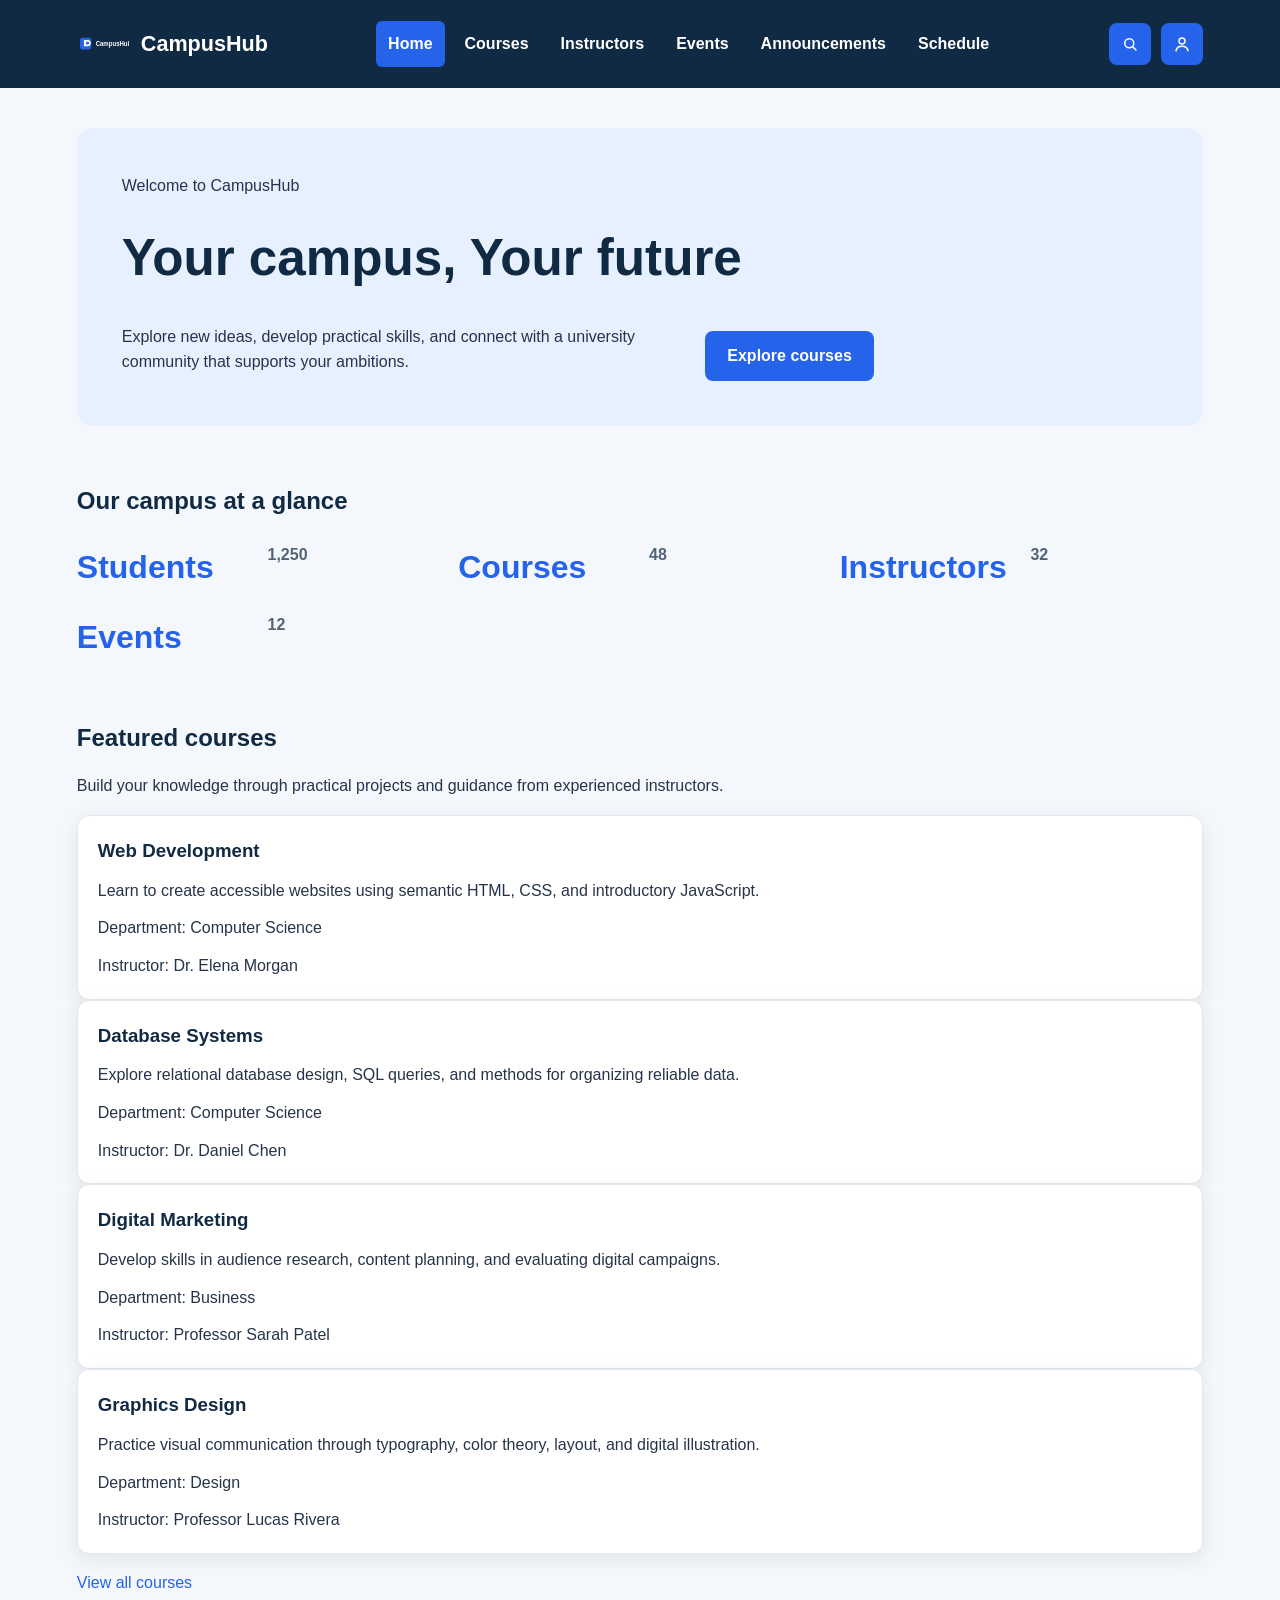
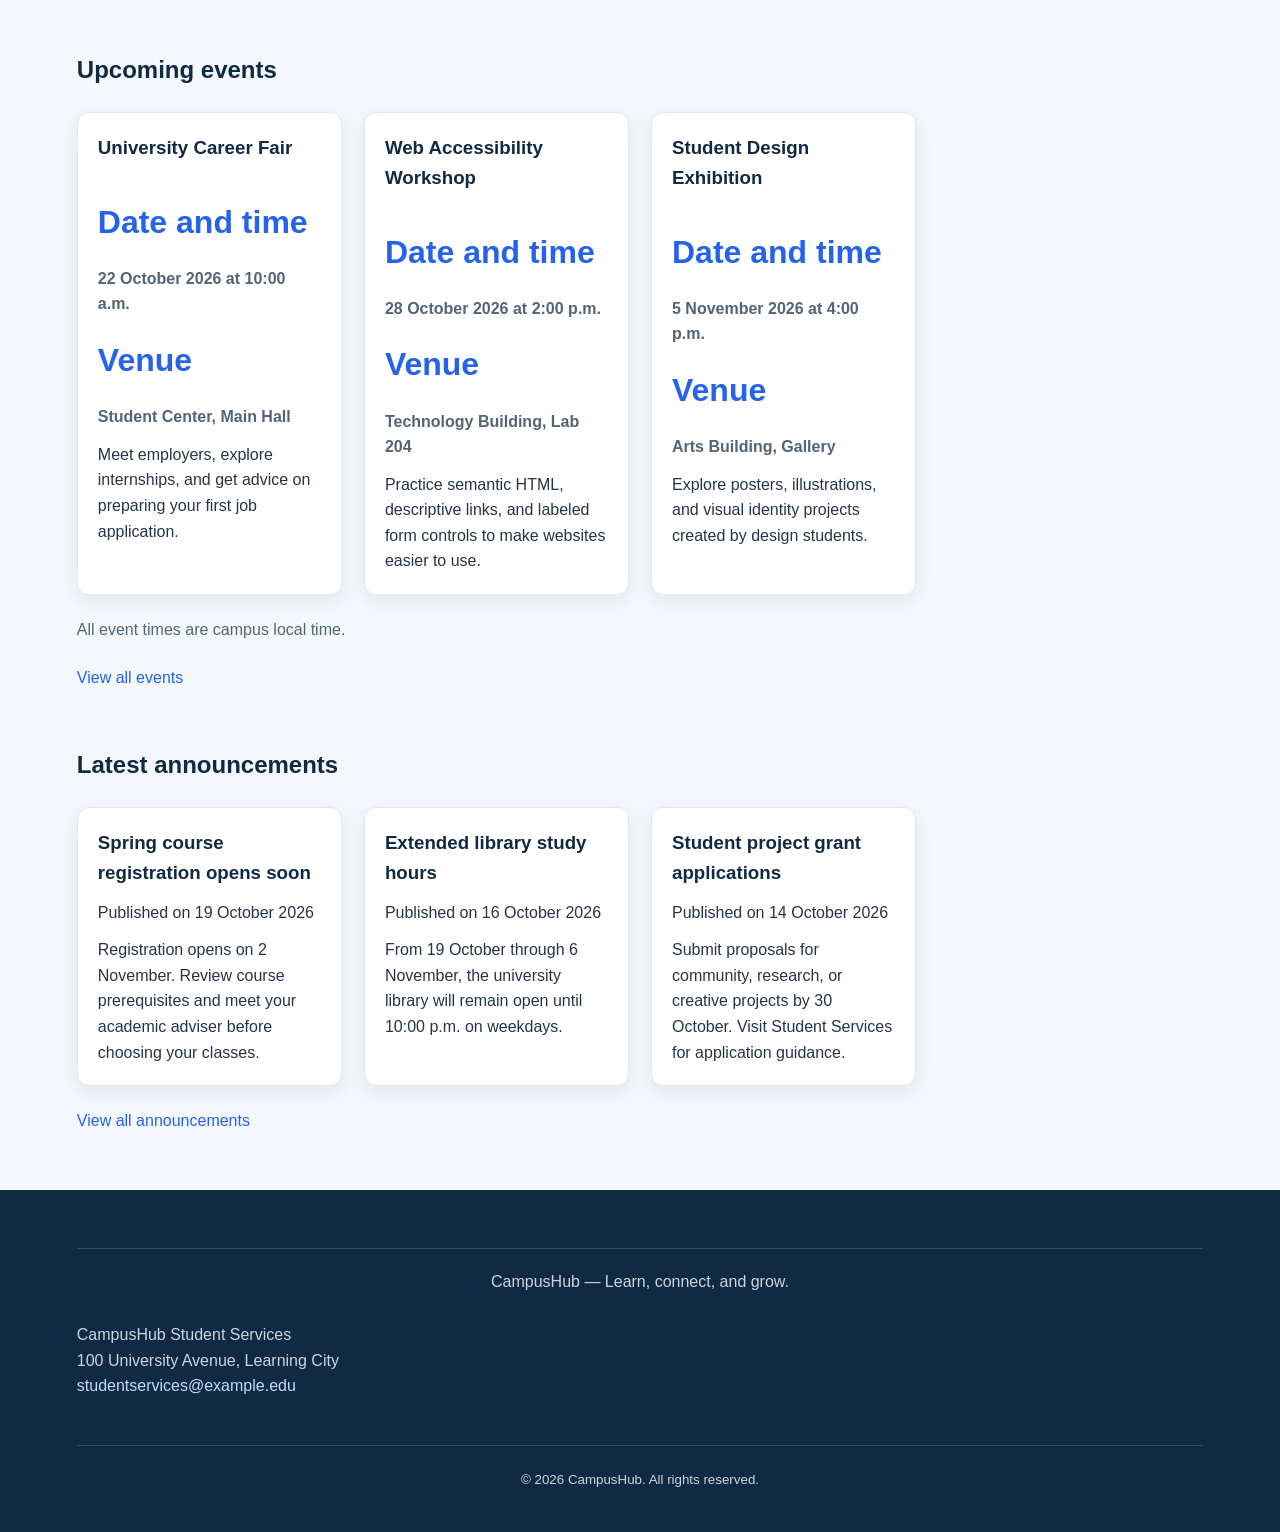
<file: pages/index.html>
<!DOCTYPE html>
<html lang="en">
<head>
  <meta charset="UTF-8">
  <meta name="viewport" content="width=device-width, initial-scale=1.0">
  <meta name="description" content="Explore CampusHub courses, upcoming university events, and campus announcements.">
  <title>CampusHub | University Portal</title>
  <link rel="stylesheet" href="style.css">
</head>
<body>

  <header>
    <a href="index.html" class="brand" aria-label="CampusHub home">
      <img src="../assets/logo/logo.svg" alt="CampusHub logo" width="52" height="52">
      <span>CampusHub</span>
    </a>

    <nav aria-label="Main navigation">
      <ul class="link">
        <li><a href="index.html" aria-current="page">Home</a></li>
        <li><a href="courses.html">Courses</a></li>
        <li><a href="instructors.html">Instructors</a></li>
        <li><a href="events.html">Events</a></li>
        <li><a href="announcements.html">Announcements</a></li>
        <li><a href="schedule.html">Schedule</a></li>
      </ul>
    </nav>

    <div class="header-actions" aria-label="Quick actions">
      <details class="search-panel">
        <summary class="icon-button" aria-label="Toggle CampusHub search" title="Search CampusHub">
          <svg viewBox="0 0 24 24" aria-hidden="true" focusable="false">
            <circle cx="11" cy="11" r="6"></circle>
            <path d="m16 16 4 4"></path>
          </svg>
        </summary>

        <form action="courses.html" method="get" role="search">
          <label class="visually-hidden" for="site-search">Search CampusHub</label>
          <input id="site-search" name="search" type="search" placeholder="Search courses" required>
          <button type="submit">Search</button>
        </form>
      </details>

      <button type="button" class="icon-button" aria-label="Open user account" title="Open user account">
        <svg viewBox="0 0 24 24" aria-hidden="true" focusable="false">
          <circle cx="12" cy="8" r="4"></circle>
          <path d="M4 21c.8-4 3.4-6 8-6s7.2 2 8 6"></path>
        </svg>
      </button>
    </div>
  </header>

  <main id="main-content">
    <section aria-labelledby="hero-heading">
      <p>Welcome to CampusHub</p>

      <h1 id="hero-heading">Your campus, Your future</h1>
      <p>
        Explore new ideas, develop practical skills, and connect with
        a university community that supports your ambitions.
      </p>
      <p><a href="courses.html" id="hero">Explore courses</a></p>
      
    </section>

    <section aria-labelledby="statistics-heading">
      <h2 id="statistics-heading">Our campus at a glance</h2>
      <dl>
        <dt>Students</dt>
        <dd>1,250</dd>

        <dt>Courses</dt>
        <dd>48</dd>

        <dt>Instructors</dt>
        <dd>32</dd>

        <dt>Events</dt>
        <dd>12</dd>
      </dl>
    </section>

    <section aria-labelledby="courses-heading">
      <h2 id="courses-heading">Featured courses</h2>
      <p>
        Build your knowledge through practical projects and
        guidance from experienced instructors.
      </p>

      <article>
        
        <h3>Web Development</h3>
        <p>
          Learn to create accessible websites using semantic HTML,
          CSS, and introductory JavaScript.
        </p>
        <p>Department: Computer Science</p>
        <p>Instructor: Dr. Elena Morgan</p>
      </article>

      <article>
        
        <h3>Database Systems</h3>
        <p>
          Explore relational database design, SQL queries, and
          methods for organizing reliable data.
        </p>
        <p>Department: Computer Science</p>
        <p>Instructor: Dr. Daniel Chen</p>
      </article>

      <article>
        
        <h3>Digital Marketing</h3>
        <p>
          Develop skills in audience research, content planning,
          and evaluating digital campaigns.
        </p>
        <p>Department: Business</p>
        <p>Instructor: Professor Sarah Patel</p>
      </article>

      <article>
        
        <h3>Graphics Design</h3>
        <p>
          Practice visual communication through typography,
          color theory, layout, and digital illustration.
        </p>
        <p>Department: Design</p>
        <p>Instructor: Professor Lucas Rivera</p>
      </article>

      <p><a href="courses.html">View all courses</a></p>
    </section>

    <section aria-labelledby="events-heading">
      <h2 id="events-heading">Upcoming events</h2>

      <article>
        <h3>University Career Fair</h3>
        <dl>
          <dt>Date and time</dt>
          <dd>
            <time datetime="2026-10-22T10:00">
              22 October 2026 at 10:00 a.m.
            </time>
          </dd>
          <dt>Venue</dt>
          <dd>Student Center, Main Hall</dd>
        </dl>
        <p>
          Meet employers, explore internships, and get advice on
          preparing your first job application.
        </p>
      </article>

      <article>
        <h3>Web Accessibility Workshop</h3>
        <dl>
          <dt>Date and time</dt>
          <dd>
            <time datetime="2026-10-28T14:00">
              28 October 2026 at 2:00 p.m.
            </time>
          </dd>
          <dt>Venue</dt>
          <dd>Technology Building, Lab 204</dd>
        </dl>
        <p>
          Practice semantic HTML, descriptive links, and labeled
          form controls to make websites easier to use.
        </p>
      </article>

      <article>
        <h3>Student Design Exhibition</h3>
        <dl>
          <dt>Date and time</dt>
          <dd>
            <time datetime="2026-11-05T16:00">
              5 November 2026 at 4:00 p.m.
            </time>
          </dd>
          <dt>Venue</dt>
          <dd>Arts Building, Gallery</dd>
        </dl>
        <p>
          Explore posters, illustrations, and visual identity
          projects created by design students.
        </p>
      </article>

      <p>All event times are campus local time.</p>
      <p><a href="events.html">View all events</a></p>
    </section>

    <section aria-labelledby="announcements-heading">
      <h2 id="announcements-heading">Latest announcements</h2>

      <article>
        <h3>Spring course registration opens soon</h3>
        <p>
          Published on
          <time datetime="2026-10-19">19 October 2026</time>
        </p>
        <p>
          Registration opens on 2 November. Review course
          prerequisites and meet your academic adviser before
          choosing your classes.
        </p>
      </article>

      <article>
        <h3>Extended library study hours</h3>
        <p>
          Published on
          <time datetime="2026-10-16">16 October 2026</time>
        </p>
        <p>
          From 19 October through 6 November, the university library
          will remain open until 10:00 p.m. on weekdays.
        </p>
      </article>

      <article>
        <h3>Student project grant applications</h3>
        <p>
          Published on
          <time datetime="2026-10-14">14 October 2026</time>
        </p>
        <p>
          Submit proposals for community, research, or creative
          projects by 30 October. Visit Student Services for
          application guidance.
        </p>
      </article>

      <p><a href="announcements.html">View all announcements</a></p>
    </section>
  </main>

  <footer>
    <p>CampusHub — Learn, connect, and grow.</p>
    <address>
      CampusHub Student Services<br>
      100 University Avenue, Learning City<br>
      <a href="mailto:studentservices@example.edu">
        studentservices@example.edu
      </a>
    </address>
    <p><small>&copy; 2026 CampusHub. All rights reserved.</small></p>
  </footer>
</body>
</html>
</file>
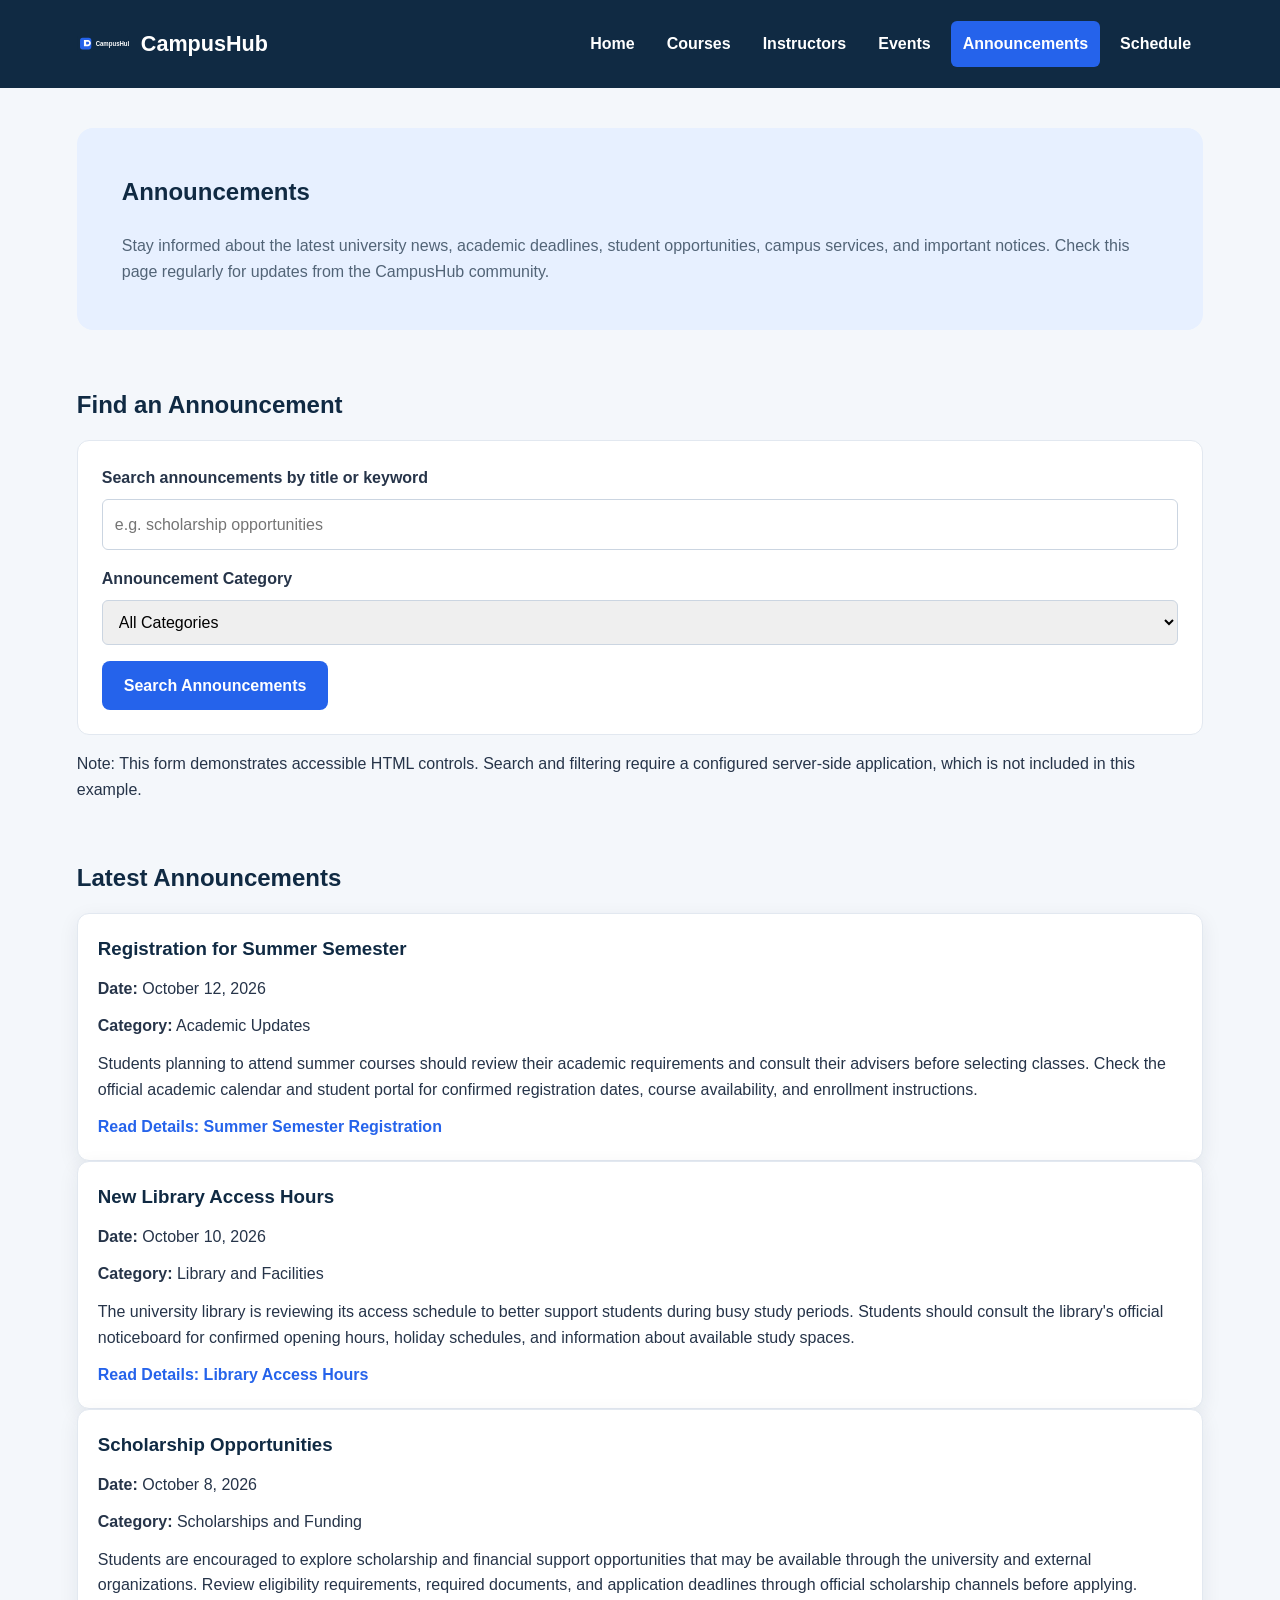
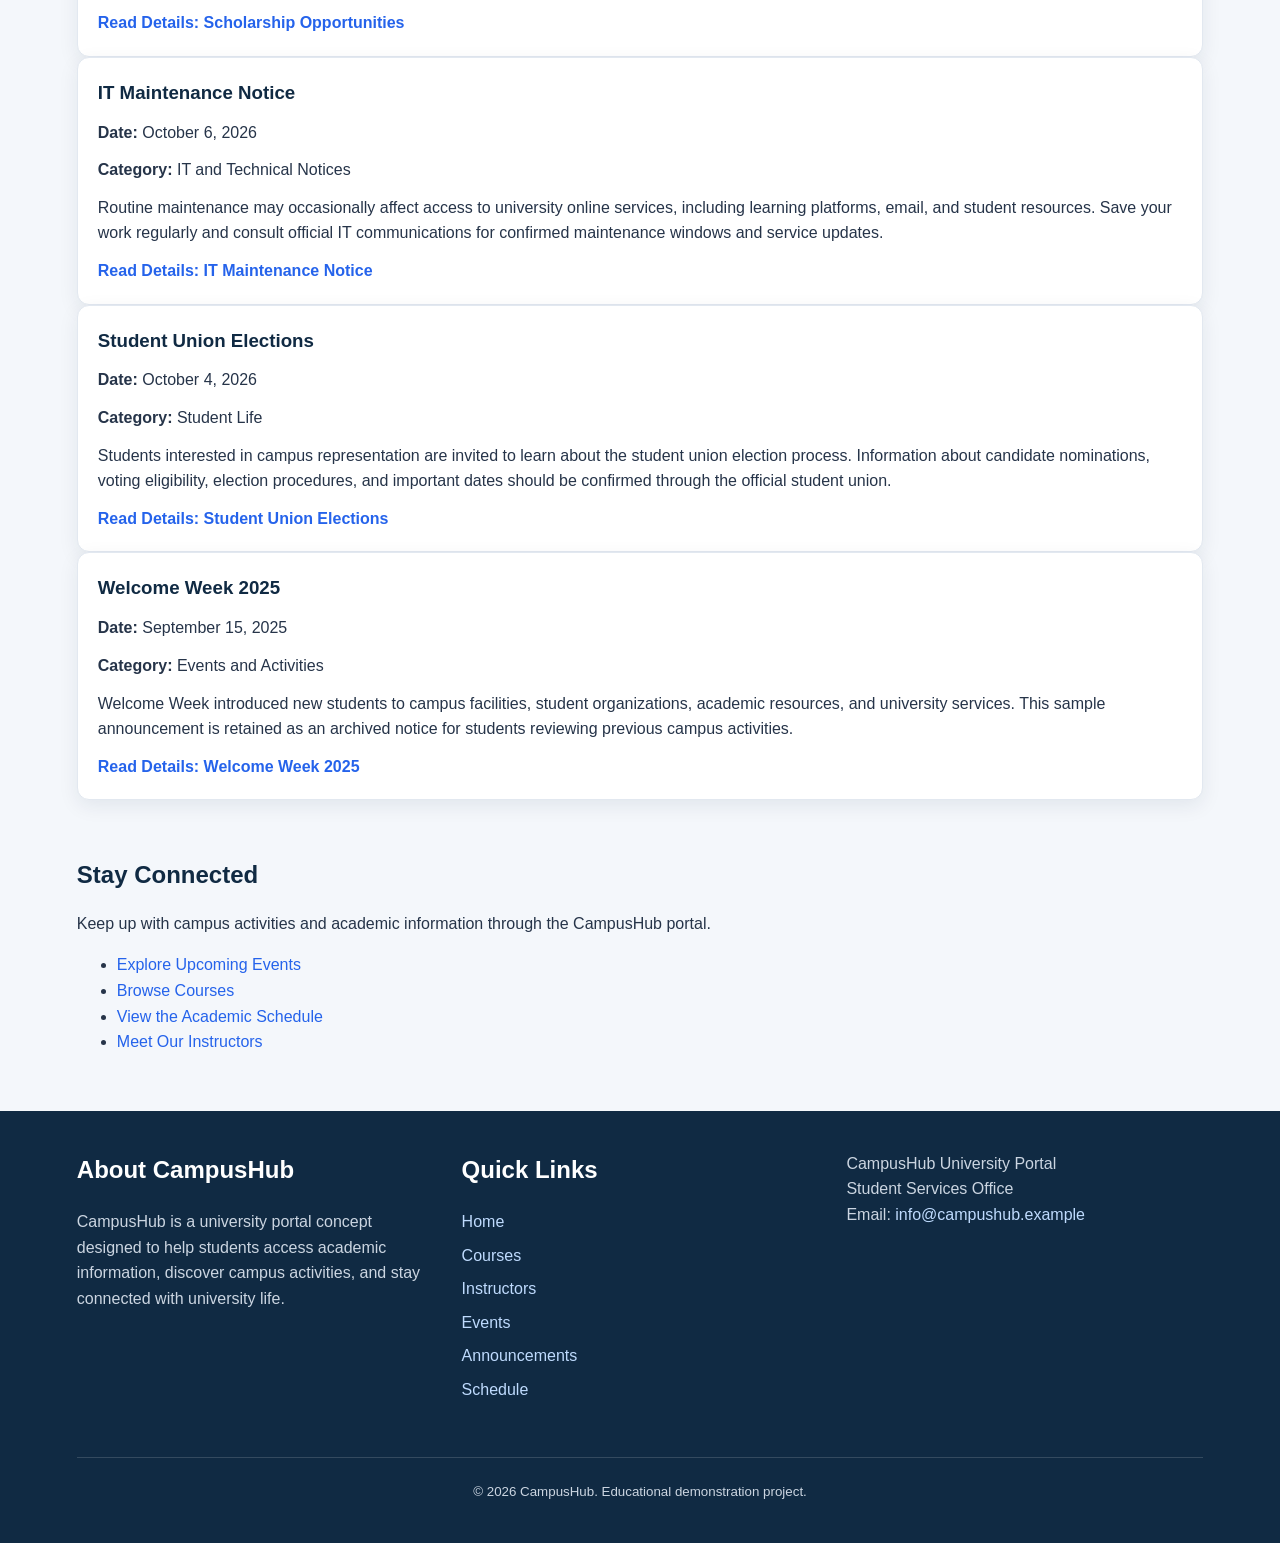
<file: pages/announcements.html>
<!DOCTYPE html>
<html lang="en">
<head>
    <meta charset="UTF-8">
    <meta name="viewport" content="width=device-width, initial-scale=1.0">
    <title>Announcements | CampusHub University Portal</title>
    <link rel="stylesheet" href="style.css">
</head>
<body>

    <header>
        <a href="index.html" class="brand" aria-label="CampusHub home">
            <img src="../assets/logo/logo.svg" alt="CampusHub logo" width="52" height="52">
            <span>CampusHub</span>
        </a>

        <nav aria-label="Main navigation">
            <ul class="link">
                <li><a href="index.html">Home</a></li>
                <li><a href="courses.html">Courses</a></li>
                <li><a href="instructors.html">Instructors</a></li>
                <li><a href="events.html">Events</a></li>
                <li><a href="announcements.html" aria-current="page">Announcements</a></li>
                <li><a href="schedule.html">Schedule</a></li>
            </ul>
        </nav>
    </header>

    <main>
        <section aria-labelledby="announcements-heading">
            <h2 id="announcements-heading">Announcements</h2>

            <p>
                Stay informed about the latest university news, academic
                deadlines, student opportunities, campus services, and
                important notices. Check this page regularly for updates
                from the CampusHub community.
            </p>
        </section>

        <section aria-labelledby="announcement-search-heading">
            <h2 id="announcement-search-heading">Find an Announcement</h2>

            <form action="announcements.html" method="get">
                <div>
                    <label for="announcement-search">
                        Search announcements by title or keyword
                    </label>
                    <input
                        type="search"
                        id="announcement-search"
                        name="search"
                        placeholder="e.g. scholarship opportunities"
                    >
                </div>

                <div>
                    <label for="announcement-category">Announcement Category</label>
                    <select id="announcement-category" name="category">
                        <option value="">All Categories</option>
                        <option value="academic">Academic Updates</option>
                        <option value="library">Library and Facilities</option>
                        <option value="scholarships">Scholarships and Funding</option>
                        <option value="it">IT and Technical Notices</option>
                        <option value="student-life">Student Life</option>
                        <option value="events">Events and Activities</option>
                    </select>
                </div>

                <button type="submit">Search Announcements</button>
            </form>

            <p>
                Note: This form demonstrates accessible HTML controls.
                Search and filtering require a configured server-side
                application, which is not included in this example.
            </p>
        </section>

        <section aria-labelledby="latest-announcements-heading">
            <h2 id="latest-announcements-heading">Latest Announcements</h2>

            <article>
                

                <h3>Registration for Summer Semester</h3>

                <p>
                    <strong>Date:</strong>
                    <time datetime="2026-10-12">October 12, 2026</time>
                </p>

                <p><strong>Category:</strong> Academic Updates</p>

                <p>
                    Students planning to attend summer courses should review
                    their academic requirements and consult their advisers
                    before selecting classes. Check the official academic
                    calendar and student portal for confirmed registration
                    dates, course availability, and enrollment instructions.
                </p>

                <p>
                    <a href="announcement-details/summer-registration.html">
                        Read Details: Summer Semester Registration
                    </a>
                </p>
            </article>

            <article>
                

                <h3>New Library Access Hours</h3>

                <p>
                    <strong>Date:</strong>
                    <time datetime="2026-10-10">October 10, 2026</time>
                </p>

                <p><strong>Category:</strong> Library and Facilities</p>

                <p>
                    The university library is reviewing its access schedule
                    to better support students during busy study periods.
                    Students should consult the library's official noticeboard
                    for confirmed opening hours, holiday schedules, and
                    information about available study spaces.
                </p>

                <p>
                    <a href="announcement-details/library-access.html">
                        Read Details: Library Access Hours
                    </a>
                </p>
            </article>

            <article>
                

                <h3>Scholarship Opportunities</h3>

                <p>
                    <strong>Date:</strong>
                    <time datetime="2026-10-08">October 8, 2026</time>
                </p>

                <p><strong>Category:</strong> Scholarships and Funding</p>

                <p>
                    Students are encouraged to explore scholarship and
                    financial support opportunities that may be available
                    through the university and external organizations.
                    Review eligibility requirements, required documents,
                    and application deadlines through official scholarship
                    channels before applying.
                </p>

                <p>
                    <a href="announcement-details/scholarships.html">
                        Read Details: Scholarship Opportunities
                    </a>
                </p>
            </article>

            <article>
                

                <h3>IT Maintenance Notice</h3>

                <p>
                    <strong>Date:</strong>
                    <time datetime="2026-10-06">October 6, 2026</time>
                </p>

                <p><strong>Category:</strong> IT and Technical Notices</p>

                <p>
                    Routine maintenance may occasionally affect access to
                    university online services, including learning platforms,
                    email, and student resources. Save your work regularly
                    and consult official IT communications for confirmed
                    maintenance windows and service updates.
                </p>

                <p>
                    <a href="announcement-details/it-maintenance.html">
                        Read Details: IT Maintenance Notice
                    </a>
                </p>
            </article>

            <article>
                

                <h3>Student Union Elections</h3>

                <p>
                    <strong>Date:</strong>
                    <time datetime="2026-10-04">October 4, 2026</time>
                </p>

                <p><strong>Category:</strong> Student Life</p>

                <p>
                    Students interested in campus representation are invited
                    to learn about the student union election process.
                    Information about candidate nominations, voting
                    eligibility, election procedures, and important dates
                    should be confirmed through the official student union.
                </p>

                <p>
                    <a href="announcement-details/student-union-elections.html">
                        Read Details: Student Union Elections
                    </a>
                </p>
            </article>

            <article>
                

                <h3>Welcome Week 2025</h3>

                <p>
                    <strong>Date:</strong>
                    <time datetime="2025-09-15">September 15, 2025</time>
                </p>

                <p><strong>Category:</strong> Events and Activities</p>

                <p>
                    Welcome Week introduced new students to campus facilities,
                    student organizations, academic resources, and university
                    services. This sample announcement is retained as an
                    archived notice for students reviewing previous campus
                    activities.
                </p>

                <p>
                    <a href="announcement-details/welcome-week-2025.html">
                        Read Details: Welcome Week 2025
                    </a>
                </p>
            </article>
        </section>

        <section aria-labelledby="announcement-help-heading">
            <h2 id="announcement-help-heading">Stay Connected</h2>

            <p>
                Keep up with campus activities and academic information
                through the CampusHub portal.
            </p>

            <ul>
                <li><a href="events.html">Explore Upcoming Events</a></li>
                <li><a href="courses.html">Browse Courses</a></li>
                <li><a href="schedule.html">View the Academic Schedule</a></li>
                <li><a href="instructors.html">Meet Our Instructors</a></li>
            </ul>
        </section>
    </main>

    <footer>
        <section aria-labelledby="footer-about-heading">
            <h2 id="footer-about-heading">About CampusHub</h2>

            <p>
                CampusHub is a university portal concept designed to help
                students access academic information, discover campus
                activities, and stay connected with university life.
            </p>
        </section>

        <nav aria-label="Footer navigation">
            <h2>Quick Links</h2>

            <ul>
                <li><a href="index.html">Home</a></li>
                <li><a href="courses.html">Courses</a></li>
                <li><a href="instructors.html">Instructors</a></li>
                <li><a href="events.html">Events</a></li>
                <li><a href="announcements.html" aria-current="page">Announcements</a></li>
                <li><a href="schedule.html">Schedule</a></li>
            </ul>
        </nav>

        <address>
            CampusHub University Portal<br>
            Student Services Office<br>
            Email:
            <a href="mailto:info@campushub.example">info@campushub.example</a>
        </address>

        <p>
            <small>
                &copy; 2026 CampusHub. Educational demonstration project.
            </small>
        </p>
    </footer>

</body>
</html>
</file>
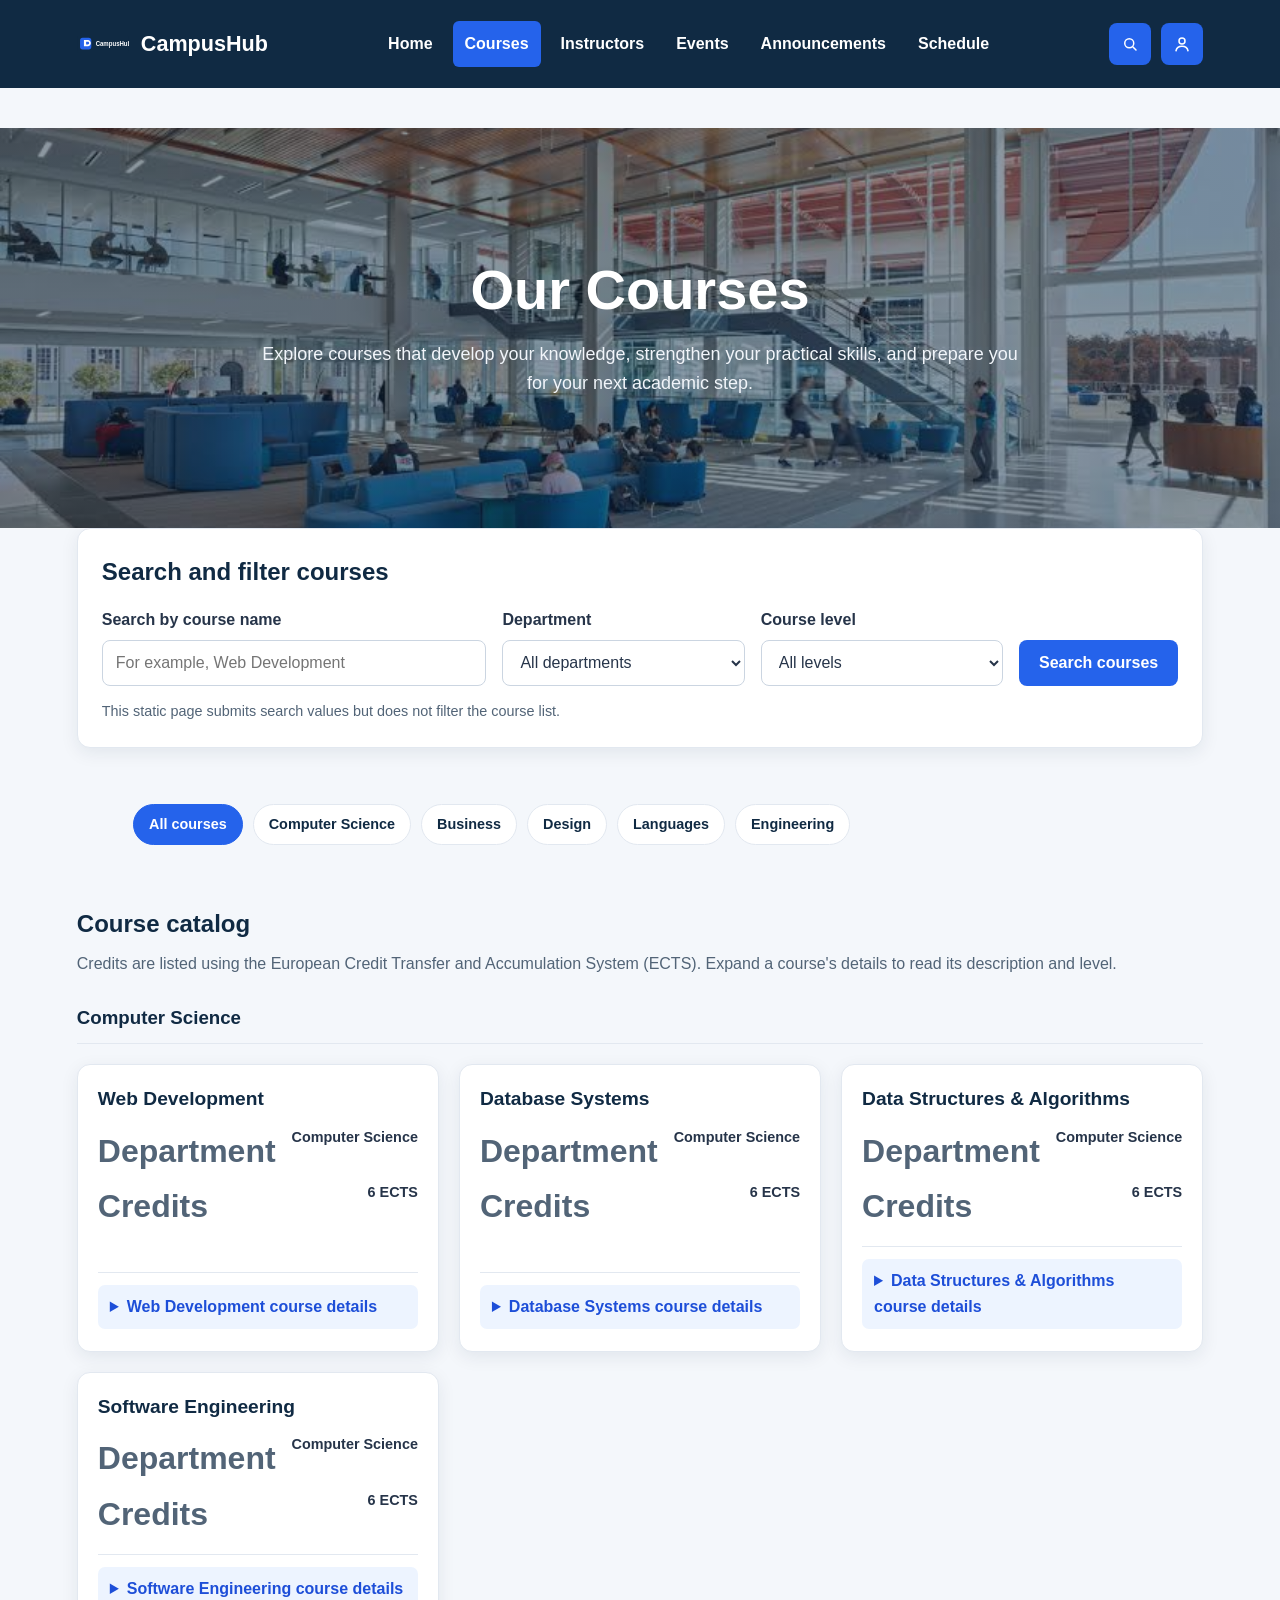
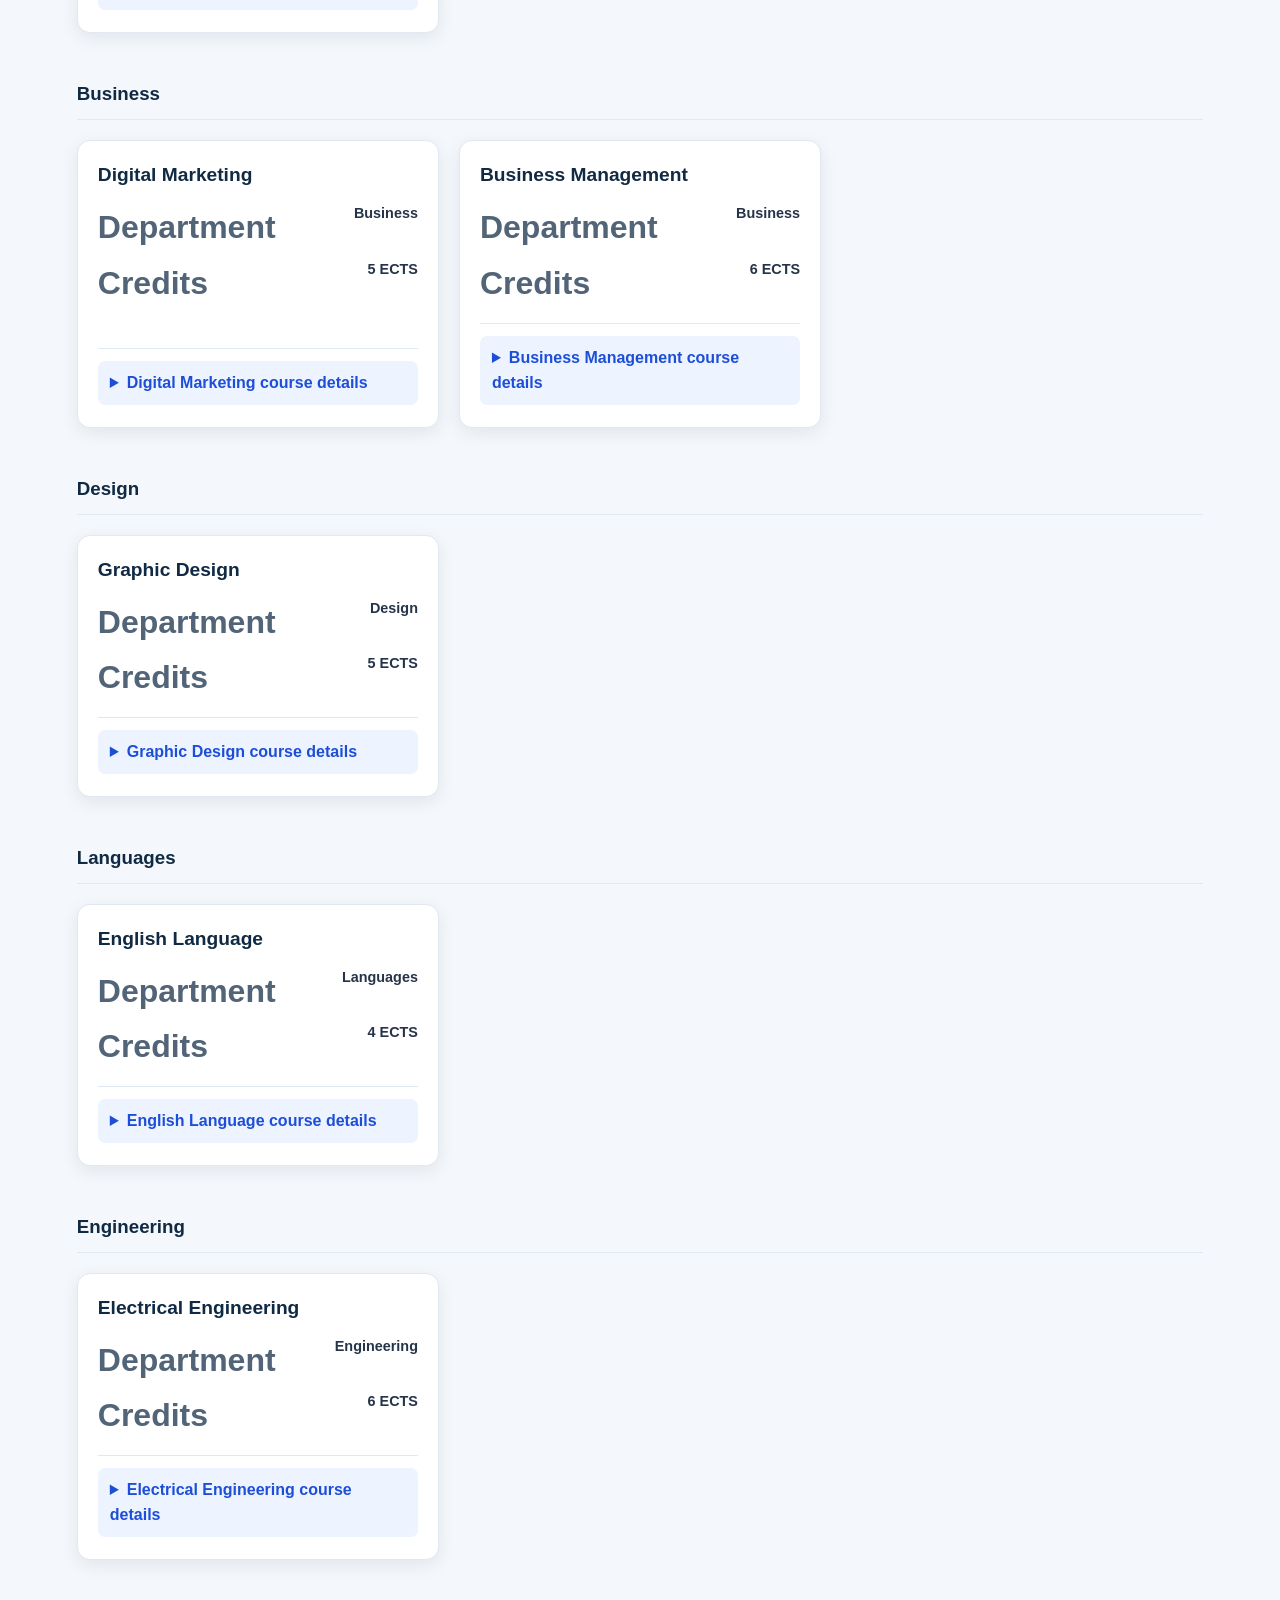
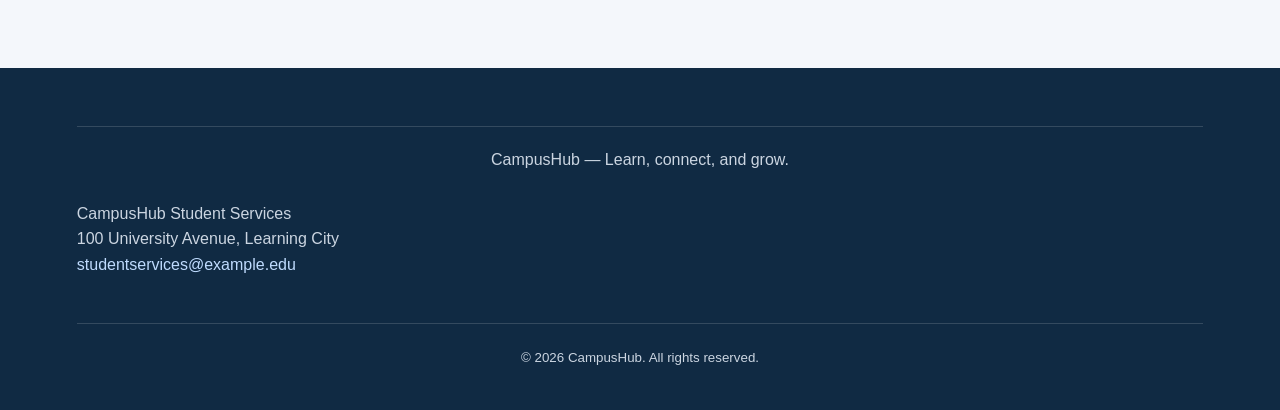
<file: pages/courses.html>
<!DOCTYPE html>
<html lang="en">
<head>
  <meta charset="UTF-8">
  <meta name="viewport" content="width=device-width, initial-scale=1.0">
  <meta name="description" content="Browse CampusHub university courses across technology, business, arts, languages, and engineering.">
  <title>Our Courses | CampusHub University Portal</title>
  <link rel="stylesheet" href="style.css">
</head>
<body>
  <a class="skip-link" href="#main-content">Skip to main content</a>

  <header>
    <a href="index.html" class="brand">
      <img src="../assets/logo/logo.svg" alt="">
      <span>CampusHub</span>
    </a>

    <nav aria-label="Main navigation">
      <ul class="link">
        <li><a href="index.html">Home</a></li>
        <li><a href="courses.html" aria-current="page">Courses</a></li>
        <li><a href="instructors.html">Instructors</a></li>
        <li><a href="events.html">Events</a></li>
        <li><a href="announcements.html">Announcements</a></li>
        <li><a href="schedule.html">Schedule</a></li>
      </ul>
    </nav>

    <div class="header-actions" aria-label="Quick actions">
      <details class="search-panel">
        <summary class="icon-button" aria-label="Toggle CampusHub search" title="Search CampusHub">
          <svg viewBox="0 0 24 24" aria-hidden="true" focusable="false">
            <circle cx="11" cy="11" r="6"></circle>
            <path d="m16 16 4 4"></path>
          </svg>
        </summary>

        <form action="courses.html" method="get" role="search">
          <label class="visually-hidden" for="site-search">Search CampusHub</label>
          <input id="site-search" name="search" type="search" placeholder="Search courses" required>
          <button type="submit">Search</button>
        </form>
      </details>

      <button type="button" class="icon-button" aria-label="Open user account" title="Open user account">
        <svg viewBox="0 0 24 24" aria-hidden="true" focusable="false">
          <circle cx="12" cy="8" r="4"></circle>
          <path d="M4 21c.8-4 3.4-6 8-6s7.2 2 8 6"></path>
        </svg>
      </button>
    </div>
  </header>

  <main id="main-content">
    <div class="courses-hero">
      <h1>Our Courses</h1>
      <p>
        Explore courses that develop your knowledge, strengthen your
        practical skills, and prepare you for your next academic step.
      </p>
    </div>

    <section aria-labelledby="filters-heading">
      <h2 id="filters-heading" class="visually-hidden">Search and filter courses</h2>

      <form action="courses.html" method="get">
        <p class="course-search-field">
          <label class="visually-hidden" for="course-search">Search by course name</label>
          <input
            type="search"
            id="course-search"
            name="search"
            placeholder="For example, Web Development"
          >
        </p>

        <p>
          <label class="visually-hidden" for="department">Department</label>
          <select id="department" name="department">
            <option value="">All departments</option>
            <option value="computer-science">Computer Science</option>
            <option value="business">Business</option>
            <option value="design">Design</option>
            <option value="languages">Languages</option>
            <option value="engineering">Engineering</option>
          </select>
        </p>

        <p>
          <label class="visually-hidden" for="level">Course level</label>
          <select id="level" name="level">
            <option value="">All levels</option>
            <option value="introductory">Introductory</option>
            <option value="intermediate">Intermediate</option>
            <option value="advanced">Advanced</option>
          </select>
        </p>

        <button type="submit" class="course-filter-submit">Search courses</button>
      </form>

      <p class="filter-note">
        This static page submits search values but does not filter the course list.
      </p>
    </section>

    <nav aria-label="Course categories">
      <ul>
        <li><a href="#course-catalog">All courses</a></li>
        <li><a href="#computer-science">Computer Science</a></li>
        <li><a href="#business">Business</a></li>
        <li><a href="#design">Design</a></li>
        <li><a href="#languages">Languages</a></li>
        <li><a href="#engineering">Engineering</a></li>
      </ul>
    </nav>

    <section id="course-catalog" aria-labelledby="catalog-heading">
      <h2 id="catalog-heading">Course catalog</h2>
      <p>
        Credits are listed using the European Credit Transfer and
        Accumulation System (ECTS). Expand a course's details to
        read its description and level.
      </p>

      <section id="computer-science" aria-labelledby="computer-science-heading">
        <h3 id="computer-science-heading">Computer Science</h3>

        <article>
          <h4>Web Development</h4>
          <dl>
            <dt>Department</dt>
            <dd>Computer Science</dd>
            <dt>Credits</dt>
            <dd>6 ECTS</dd>
          </dl>
          <details id="web-development-details">
            <summary>Web Development course details</summary>
            <p>
              Learn semantic HTML, accessible page structure, CSS,
              and introductory JavaScript through practical website projects.
            </p>
            <p>Level: Introductory</p>
          </details>
        </article>

        <article>
          <h4>Database Systems</h4>
          <dl>
            <dt>Department</dt>
            <dd>Computer Science</dd>
            <dt>Credits</dt>
            <dd>6 ECTS</dd>
          </dl>
          <details id="database-systems-details">
            <summary>Database Systems course details</summary>
            <p>
              Study relational modeling, SQL, normalization, and
              transaction management while designing a small database.
            </p>
            <p>Level: Intermediate</p>
          </details>
        </article>

        <article>
          <h4>Data Structures &amp; Algorithms</h4>
          <dl>
            <dt>Department</dt>
            <dd>Computer Science</dd>
            <dt>Credits</dt>
            <dd>6 ECTS</dd>
          </dl>
          <details id="algorithms-details">
            <summary>Data Structures &amp; Algorithms course details</summary>
            <p>
              Explore lists, stacks, trees, and graphs, and compare
              the efficiency of searching and sorting algorithms.
            </p>
            <p>Level: Intermediate</p>
          </details>
        </article>

        <article>
          <h4>Software Engineering</h4>
          <dl>
            <dt>Department</dt>
            <dd>Computer Science</dd>
            <dt>Credits</dt>
            <dd>6 ECTS</dd>
          </dl>
          <details id="software-engineering-details">
            <summary>Software Engineering course details</summary>
            <p>
              Practice requirements analysis, software design,
              testing, and version control through a collaborative project.
            </p>
            <p>Level: Advanced</p>
          </details>
        </article>
      </section>

      <section id="business" aria-labelledby="business-heading">
        <h3 id="business-heading">Business</h3>

        <article>
          <h4>Digital Marketing</h4>
          <dl>
            <dt>Department</dt>
            <dd>Business</dd>
            <dt>Credits</dt>
            <dd>5 ECTS</dd>
          </dl>
          <details id="digital-marketing-details">
            <summary>Digital Marketing course details</summary>
            <p>
              Develop skills in audience research, content planning,
              search marketing, and campaign evaluation.
            </p>
            <p>Level: Introductory</p>
          </details>
        </article>

        <article>
          <h4>Business Management</h4>
          <dl>
            <dt>Department</dt>
            <dd>Business</dd>
            <dt>Credits</dt>
            <dd>6 ECTS</dd>
          </dl>
          <details id="business-management-details">
            <summary>Business Management course details</summary>
            <p>
              Examine organizational planning, leadership, operations,
              and decision-making through business case studies.
            </p>
            <p>Level: Introductory</p>
          </details>
        </article>
      </section>

      <section id="design" aria-labelledby="design-heading">
        <h3 id="design-heading">Design</h3>

        <article>
          <h4>Graphic Design</h4>
          <dl>
            <dt>Department</dt>
            <dd>Design</dd>
            <dt>Credits</dt>
            <dd>5 ECTS</dd>
          </dl>
          <details id="graphic-design-details">
            <summary>Graphic Design course details</summary>
            <p>
              Explore typography, color, composition, and visual
              communication through print and digital design projects.
            </p>
            <p>Level: Introductory</p>
          </details>
        </article>
      </section>

      <section id="languages" aria-labelledby="languages-heading">
        <h3 id="languages-heading">Languages</h3>

        <article>
          <h4>English Language</h4>
          <dl>
            <dt>Department</dt>
            <dd>Languages</dd>
            <dt>Credits</dt>
            <dd>4 ECTS</dd>
          </dl>
          <details id="english-language-details">
            <summary>English Language course details</summary>
            <p>
              Strengthen academic reading, writing, listening, and
              speaking through discussions, presentations, and short essays.
            </p>
            <p>Level: Intermediate</p>
          </details>
        </article>
      </section>

      <section id="engineering" aria-labelledby="engineering-heading">
        <h3 id="engineering-heading">Engineering</h3>

        <article>
          <h4>Electrical Engineering</h4>
          <dl>
            <dt>Department</dt>
            <dd>Engineering</dd>
            <dt>Credits</dt>
            <dd>6 ECTS</dd>
          </dl>
          <details id="electrical-engineering-details">
            <summary>Electrical Engineering course details</summary>
            <p>
              Study voltage, current, circuit analysis, and basic
              electronic components through supervised laboratory exercises.
            </p>
            <p>Level: Introductory</p>
          </details>
        </article>
      </section>
    </section>
  </main>

  <footer>
    <p>CampusHub — Learn, connect, and grow.</p>
    <address>
      CampusHub Student Services<br>
      100 University Avenue, Learning City<br>
      <a href="mailto:studentservices@example.edu">studentservices@example.edu</a>
    </address>
    <p><small>&copy; 2026 CampusHub. All rights reserved.</small></p>
  </footer>
</body>
</html>
</file>
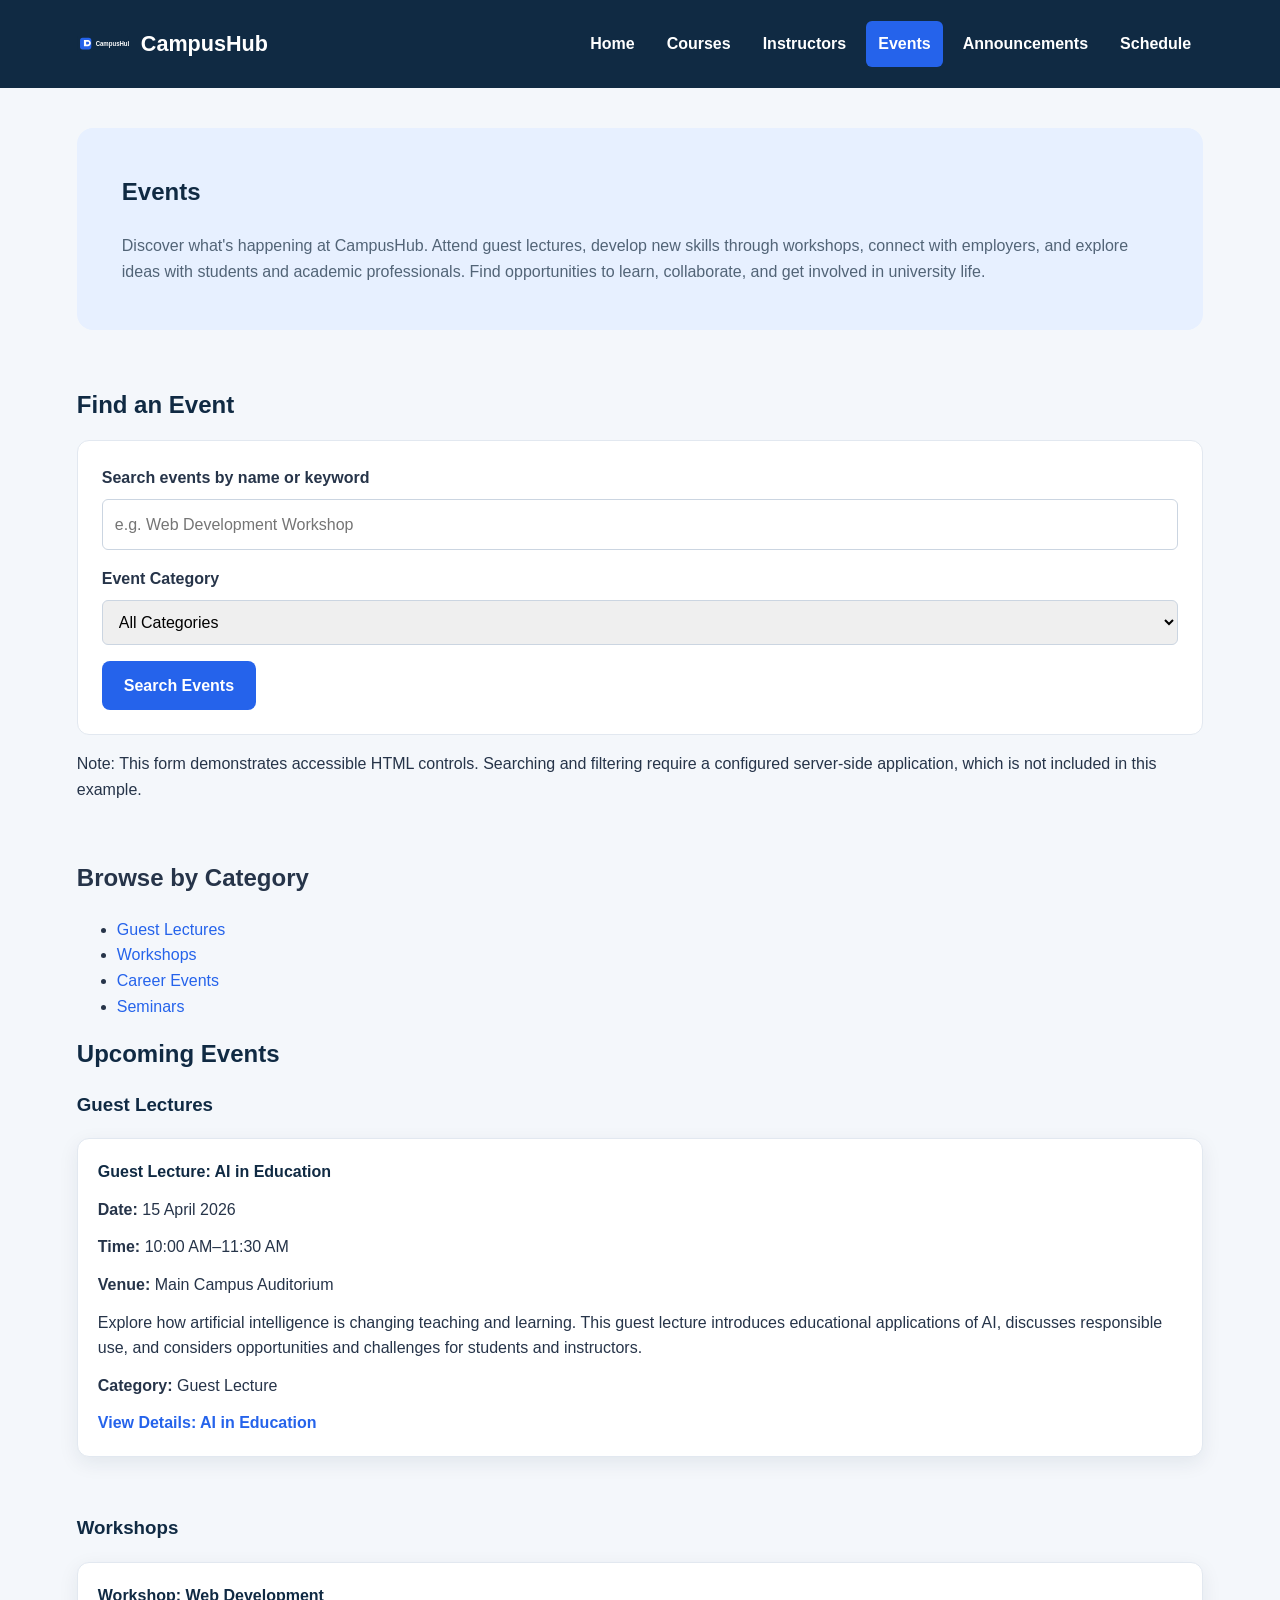
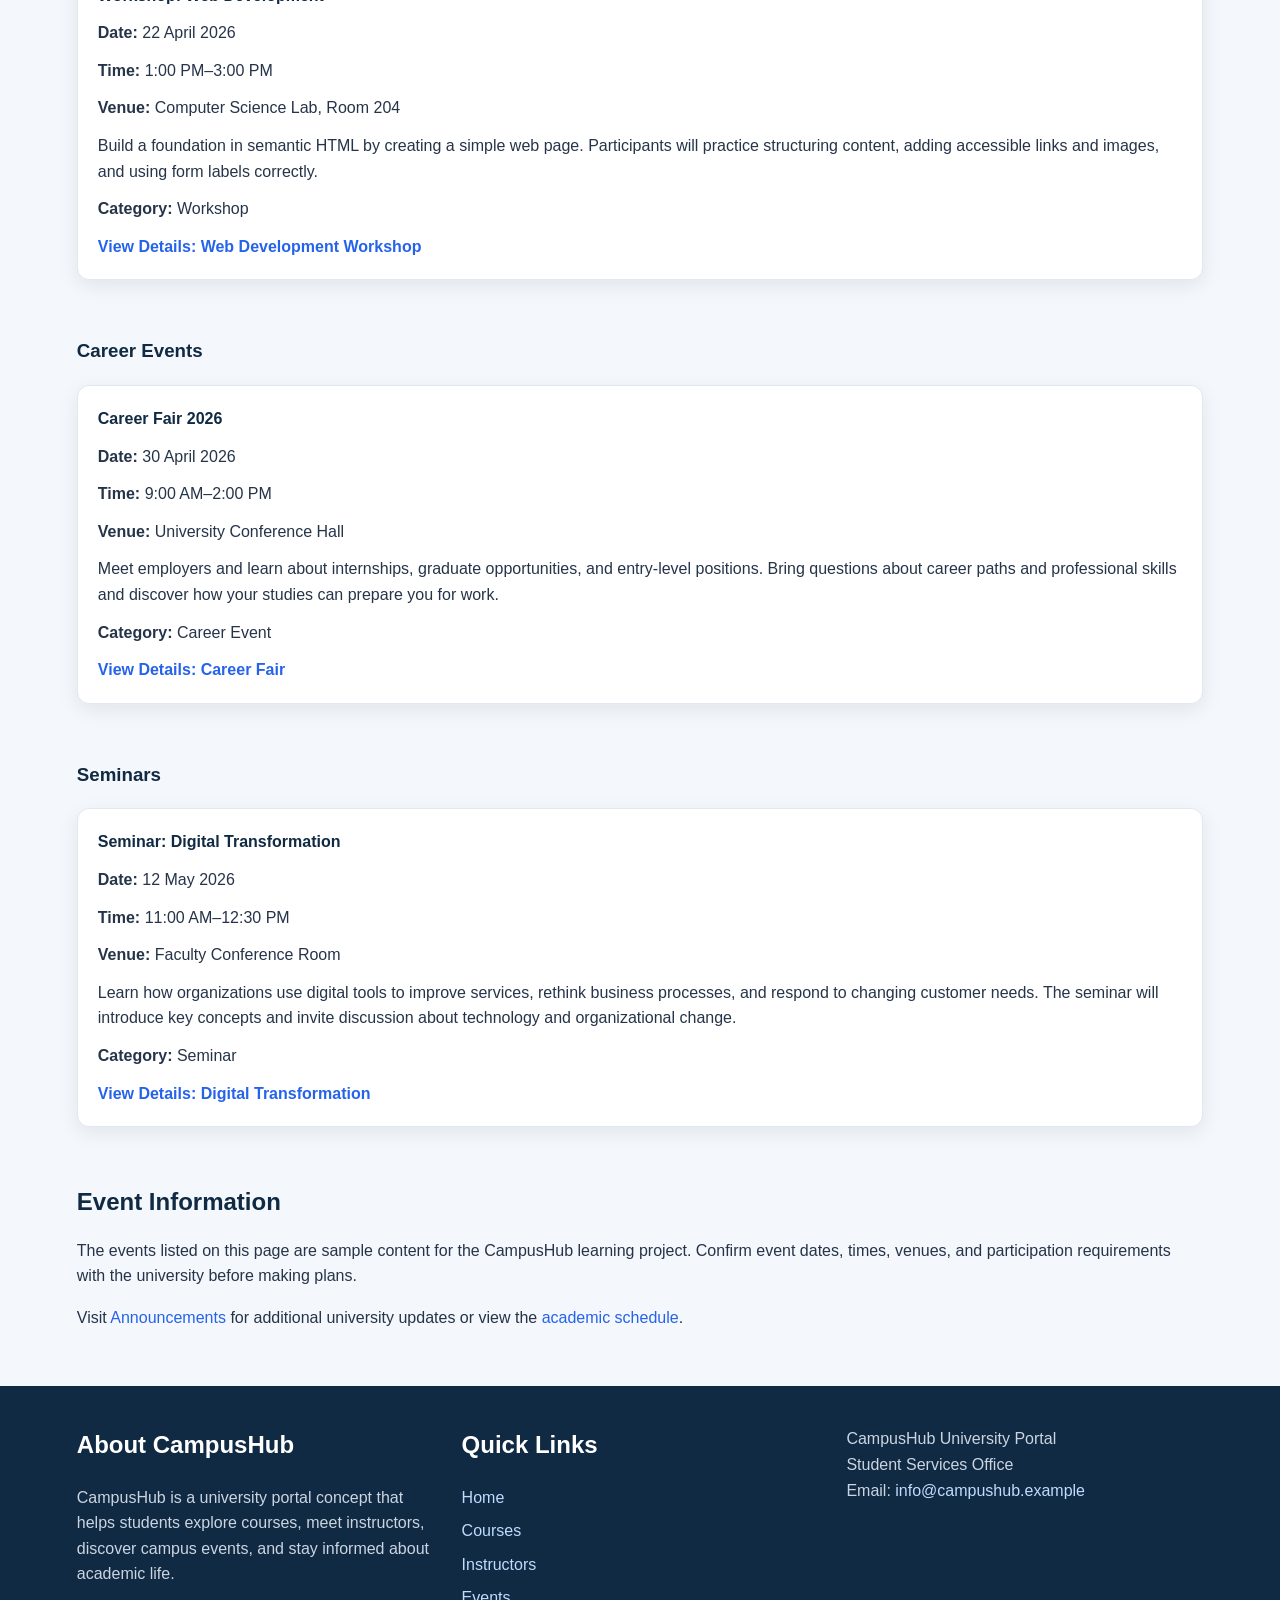
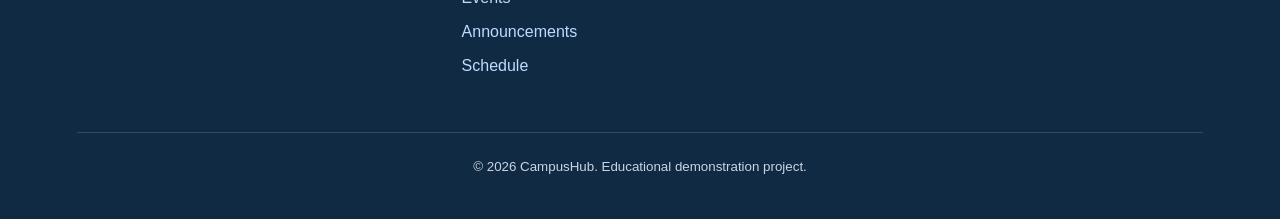
<file: pages/events.html>
<!DOCTYPE html>
<html lang="en">
<head>
    <meta charset="UTF-8">
    <meta name="viewport" content="width=device-width, initial-scale=1.0">
    <title>Events | CampusHub University Portal</title>
    <link rel="stylesheet" href="style.css">
</head>
<body>

    <header>
        <a href="index.html" class="brand" aria-label="CampusHub home">
            <img src="../assets/logo/logo.svg" alt="CampusHub logo" width="52" height="52">
            <span>CampusHub</span>
        </a>

        <nav aria-label="Main navigation">
            <ul class="link">
                <li><a href="index.html">Home</a></li>
                <li><a href="courses.html">Courses</a></li>
                <li><a href="instructors.html">Instructors</a></li>
                <li><a href="events.html" aria-current="page">Events</a></li>
                <li><a href="announcements.html">Announcements</a></li>
                <li><a href="schedule.html">Schedule</a></li>
            </ul>
        </nav>
    </header>

    <main>
        <section aria-labelledby="events-heading">
            <h2 id="events-heading">Events</h2>

            <p>
                Discover what's happening at CampusHub. Attend guest lectures,
                develop new skills through workshops, connect with employers,
                and explore ideas with students and academic professionals.
                Find opportunities to learn, collaborate, and get involved
                in university life.
            </p>
        </section>

        <section aria-labelledby="event-search-heading">
            <h2 id="event-search-heading">Find an Event</h2>

            <form action="events.html" method="get">
                <div>
                    <label for="event-search">Search events by name or keyword</label>
                    <input
                        type="search"
                        id="event-search"
                        name="search"
                        placeholder="e.g. Web Development Workshop"
                    >
                </div>

                <div>
                    <label for="event-category">Event Category</label>
                    <select id="event-category" name="category">
                        <option value="">All Categories</option>
                        <option value="guest-lecture">Guest Lectures</option>
                        <option value="workshop">Workshops</option>
                        <option value="career">Career Events</option>
                        <option value="seminar">Seminars</option>
                    </select>
                </div>

                <button type="submit">Search Events</button>
            </form>

            <p>
                Note: This form demonstrates accessible HTML controls.
                Searching and filtering require a configured server-side
                application, which is not included in this example.
            </p>
        </section>

        <nav aria-label="Event categories">
            <h2>Browse by Category</h2>

            <ul>
                <li><a href="#guest-lectures">Guest Lectures</a></li>
                <li><a href="#workshops">Workshops</a></li>
                <li><a href="#career-events">Career Events</a></li>
                <li><a href="#seminars">Seminars</a></li>
            </ul>
        </nav>

        <section aria-labelledby="upcoming-events-heading">
            <h2 id="upcoming-events-heading">Upcoming Events</h2>

            <section id="guest-lectures" aria-labelledby="guest-lectures-heading">
                <h3 id="guest-lectures-heading">Guest Lectures</h3>

                <article>
                    

                    <h4>Guest Lecture: AI in Education</h4>

                    <p>
                        <strong>Date:</strong>
                        <time datetime="2026-04-15">15 April 2026</time>
                    </p>

                    <p>
                        <strong>Time:</strong>
                        <time datetime="10:00">10:00 AM</time>–<time datetime="11:30">11:30 AM</time>
                    </p>

                    <p><strong>Venue:</strong> Main Campus Auditorium</p>

                    <p>
                        Explore how artificial intelligence is changing
                        teaching and learning. This guest lecture introduces
                        educational applications of AI, discusses responsible
                        use, and considers opportunities and challenges for
                        students and instructors.
                    </p>

                    <p><strong>Category:</strong> Guest Lecture</p>

                    <p>
                        <a href="event-details/ai-in-education.html">
                            View Details: AI in Education
                        </a>
                    </p>
                </article>
            </section>

            <section id="workshops" aria-labelledby="workshops-heading">
                <h3 id="workshops-heading">Workshops</h3>

                <article>
                    

                    <h4>Workshop: Web Development</h4>

                    <p>
                        <strong>Date:</strong>
                        <time datetime="2026-04-22">22 April 2026</time>
                    </p>

                    <p>
                        <strong>Time:</strong>
                        <time datetime="13:00">1:00 PM</time>–<time datetime="15:00">3:00 PM</time>
                    </p>

                    <p><strong>Venue:</strong> Computer Science Lab, Room 204</p>

                    <p>
                        Build a foundation in semantic HTML by creating
                        a simple web page. Participants will practice
                        structuring content, adding accessible links and
                        images, and using form labels correctly.
                    </p>

                    <p><strong>Category:</strong> Workshop</p>

                    <p>
                        <a href="event-details/web-development-workshop.html">
                            View Details: Web Development Workshop
                        </a>
                    </p>
                </article>
            </section>

            <section id="career-events" aria-labelledby="career-events-heading">
                <h3 id="career-events-heading">Career Events</h3>

                <article>
                    

                    <h4>Career Fair 2026</h4>

                    <p>
                        <strong>Date:</strong>
                        <time datetime="2026-04-30">30 April 2026</time>
                    </p>

                    <p>
                        <strong>Time:</strong>
                        <time datetime="09:00">9:00 AM</time>–<time datetime="14:00">2:00 PM</time>
                    </p>

                    <p><strong>Venue:</strong> University Conference Hall</p>

                    <p>
                        Meet employers and learn about internships, graduate
                        opportunities, and entry-level positions. Bring
                        questions about career paths and professional skills
                        and discover how your studies can prepare you for work.
                    </p>

                    <p><strong>Category:</strong> Career Event</p>

                    <p>
                        <a href="event-details/career-fair.html">
                            View Details: Career Fair
                        </a>
                    </p>
                </article>
            </section>

            <section id="seminars" aria-labelledby="seminars-heading">
                <h3 id="seminars-heading">Seminars</h3>

                <article>
                    

                    <h4>Seminar: Digital Transformation</h4>

                    <p>
                        <strong>Date:</strong>
                        <time datetime="2026-05-12">12 May 2026</time>
                    </p>

                    <p>
                        <strong>Time:</strong>
                        <time datetime="11:00">11:00 AM</time>–<time datetime="12:30">12:30 PM</time>
                    </p>

                    <p><strong>Venue:</strong> Faculty Conference Room</p>

                    <p>
                        Learn how organizations use digital tools to improve
                        services, rethink business processes, and respond
                        to changing customer needs. The seminar will introduce
                        key concepts and invite discussion about technology
                        and organizational change.
                    </p>

                    <p><strong>Category:</strong> Seminar</p>

                    <p>
                        <a href="event-details/digital-transformation.html">
                            View Details: Digital Transformation
                        </a>
                    </p>
                </article>
            </section>
        </section>

        <section aria-labelledby="event-information-heading">
            <h2 id="event-information-heading">Event Information</h2>

            <p>
                The events listed on this page are sample content for the
                CampusHub learning project. Confirm event dates, times,
                venues, and participation requirements with the university
                before making plans.
            </p>

            <p>
                Visit <a href="announcements.html">Announcements</a> for
                additional university updates or view the
                <a href="schedule.html">academic schedule</a>.
            </p>
        </section>
    </main>

    <footer>
        <section aria-labelledby="footer-about-heading">
            <h2 id="footer-about-heading">About CampusHub</h2>

            <p>
                CampusHub is a university portal concept that helps students
                explore courses, meet instructors, discover campus events,
                and stay informed about academic life.
            </p>
        </section>

        <nav aria-label="Footer navigation">
            <h2>Quick Links</h2>

            <ul>
                <li><a href="index.html">Home</a></li>
                <li><a href="courses.html">Courses</a></li>
                <li><a href="instructors.html">Instructors</a></li>
                <li><a href="events.html" aria-current="page">Events</a></li>
                <li><a href="announcements.html">Announcements</a></li>
                <li><a href="schedule.html">Schedule</a></li>
            </ul>
        </nav>

        <address>
            CampusHub University Portal<br>
            Student Services Office<br>
            Email:
            <a href="mailto:info@campushub.example">info@campushub.example</a>
        </address>

        <p>
            <small>
                &copy; 2026 CampusHub. Educational demonstration project.
            </small>
        </p>
    </footer>

</body>
</html>
</file>
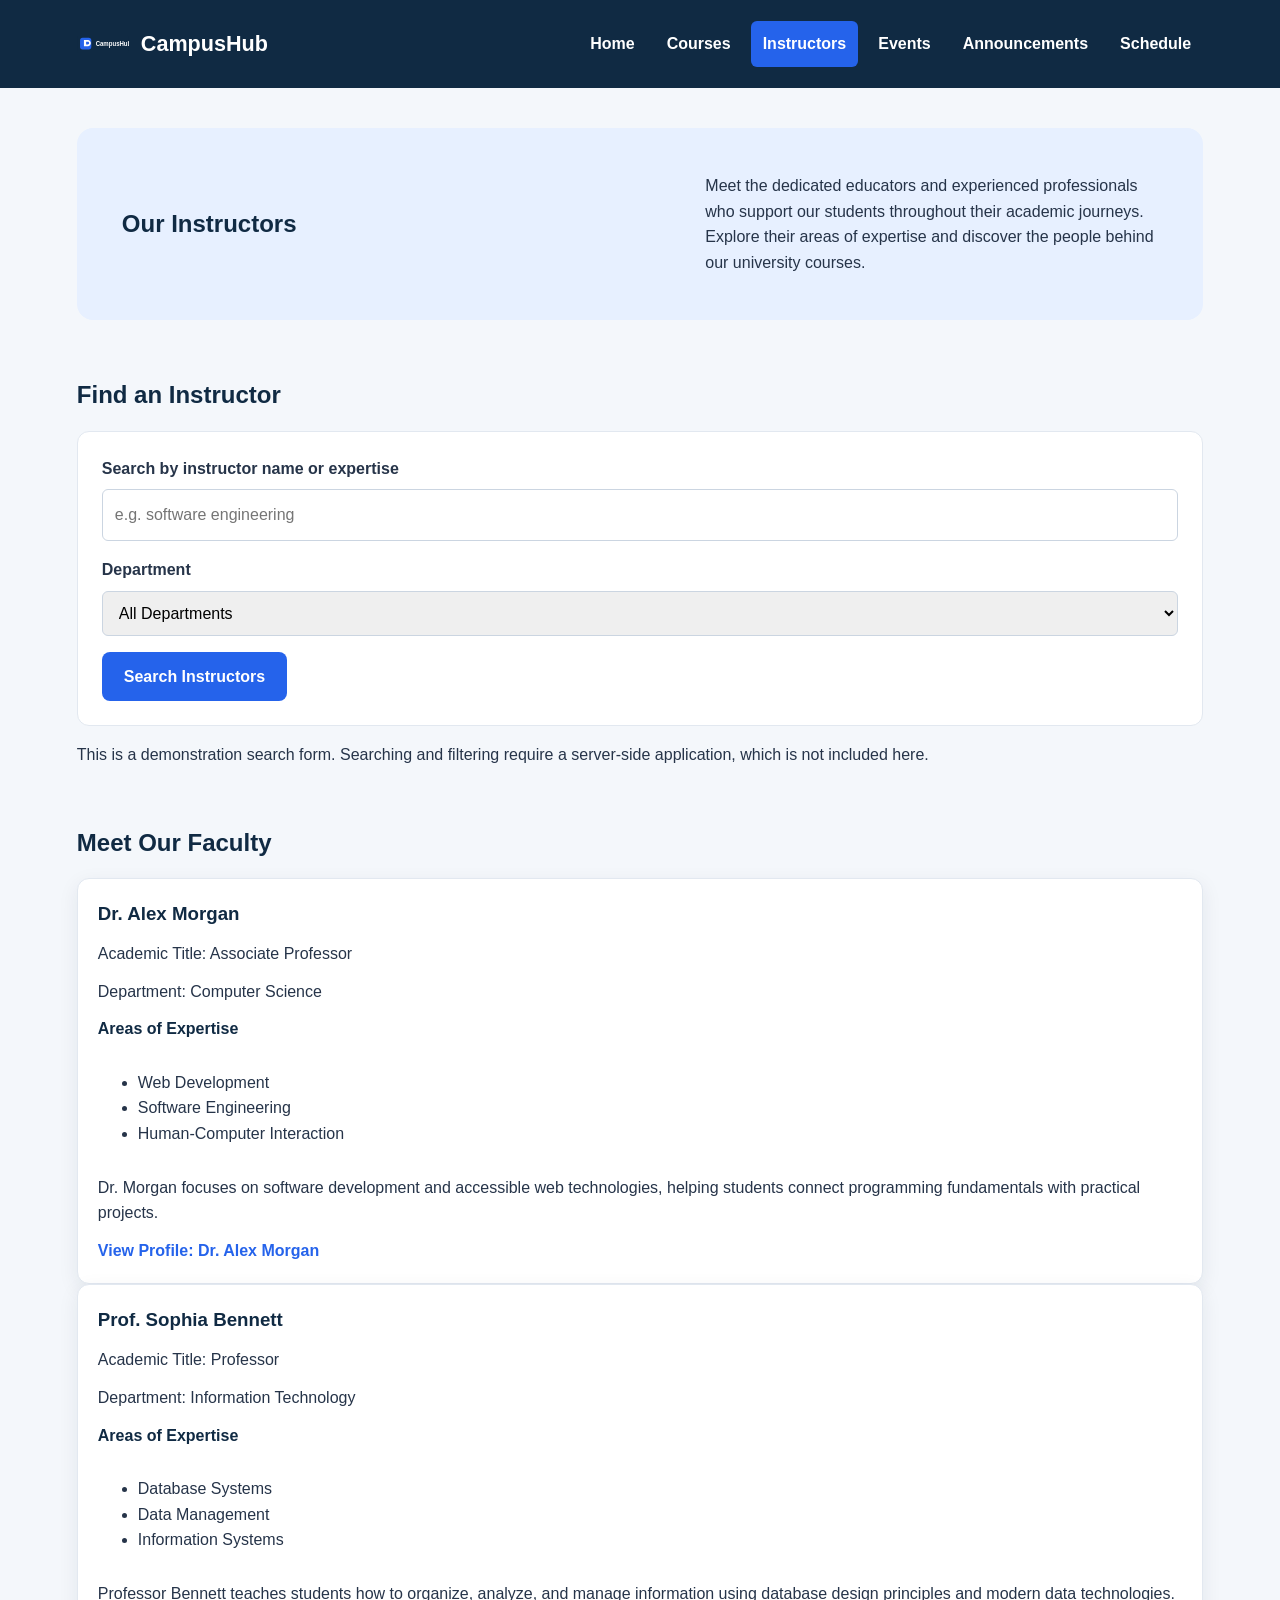
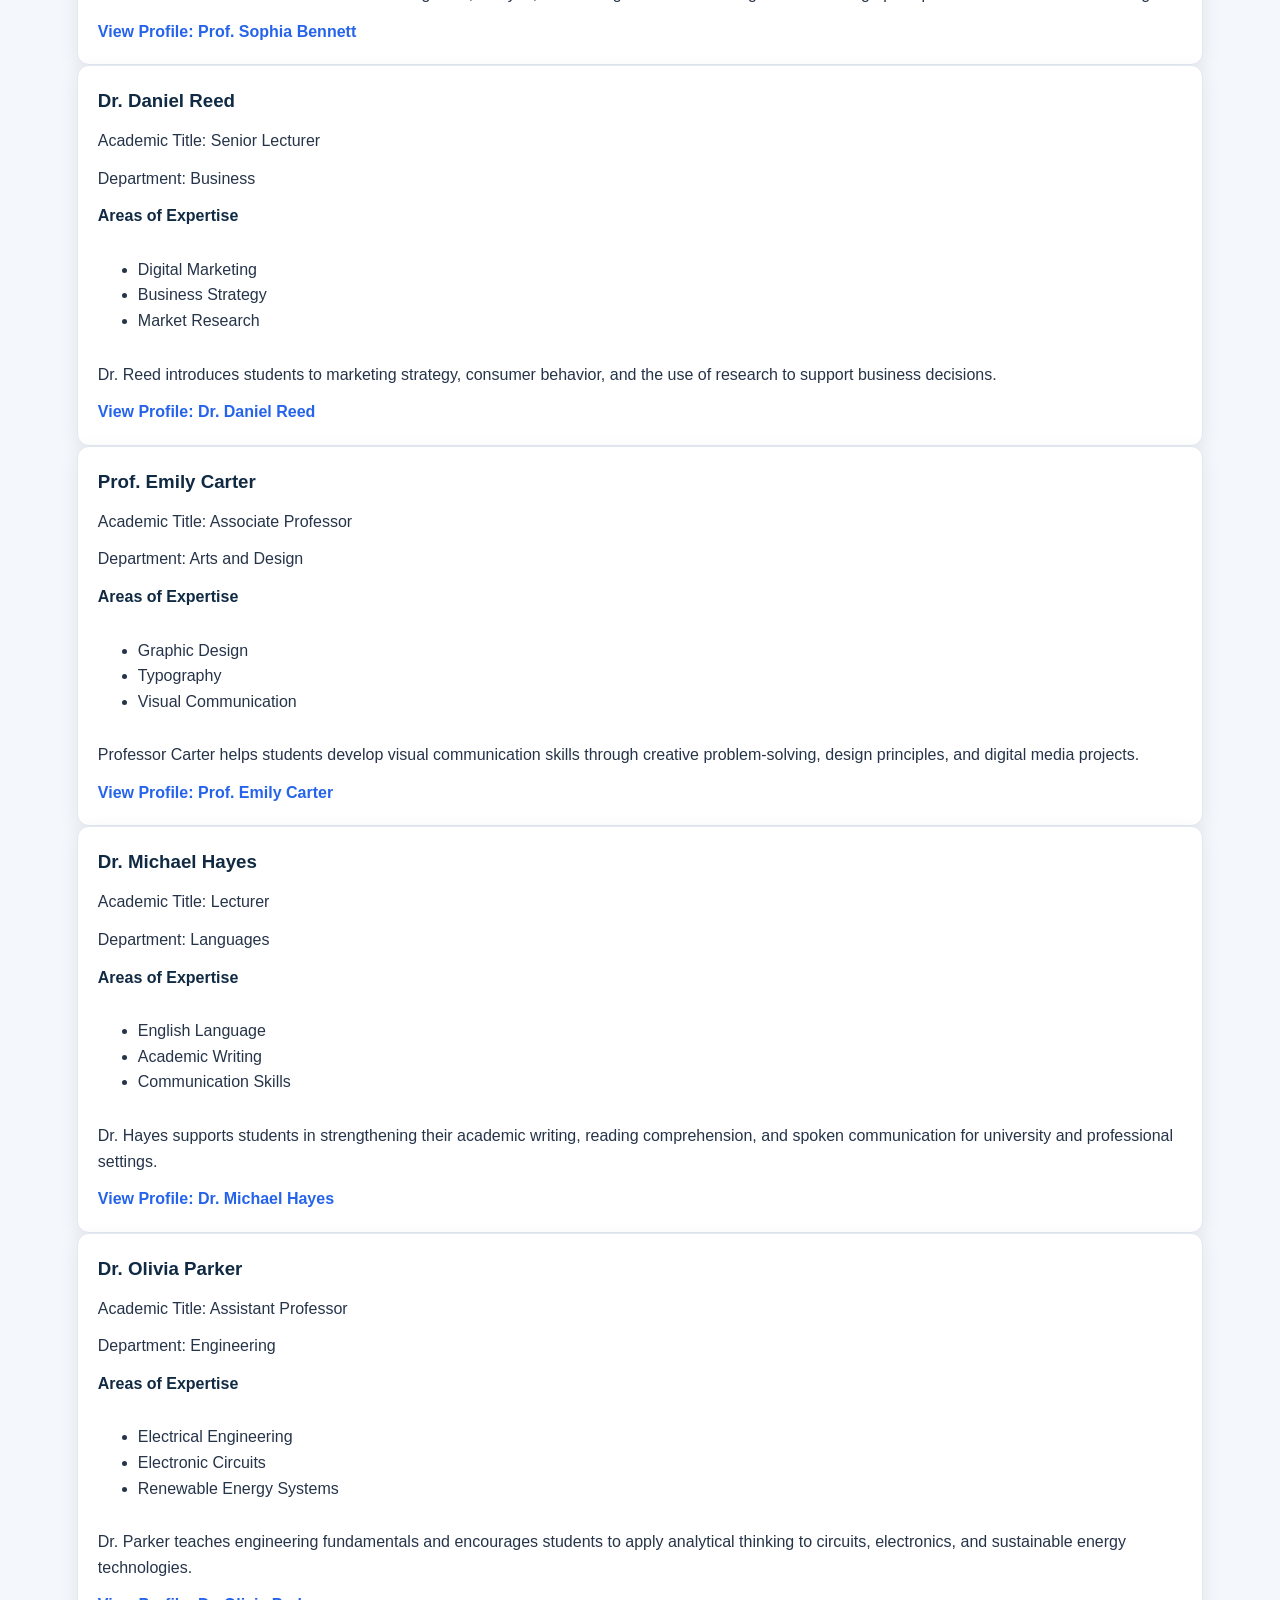
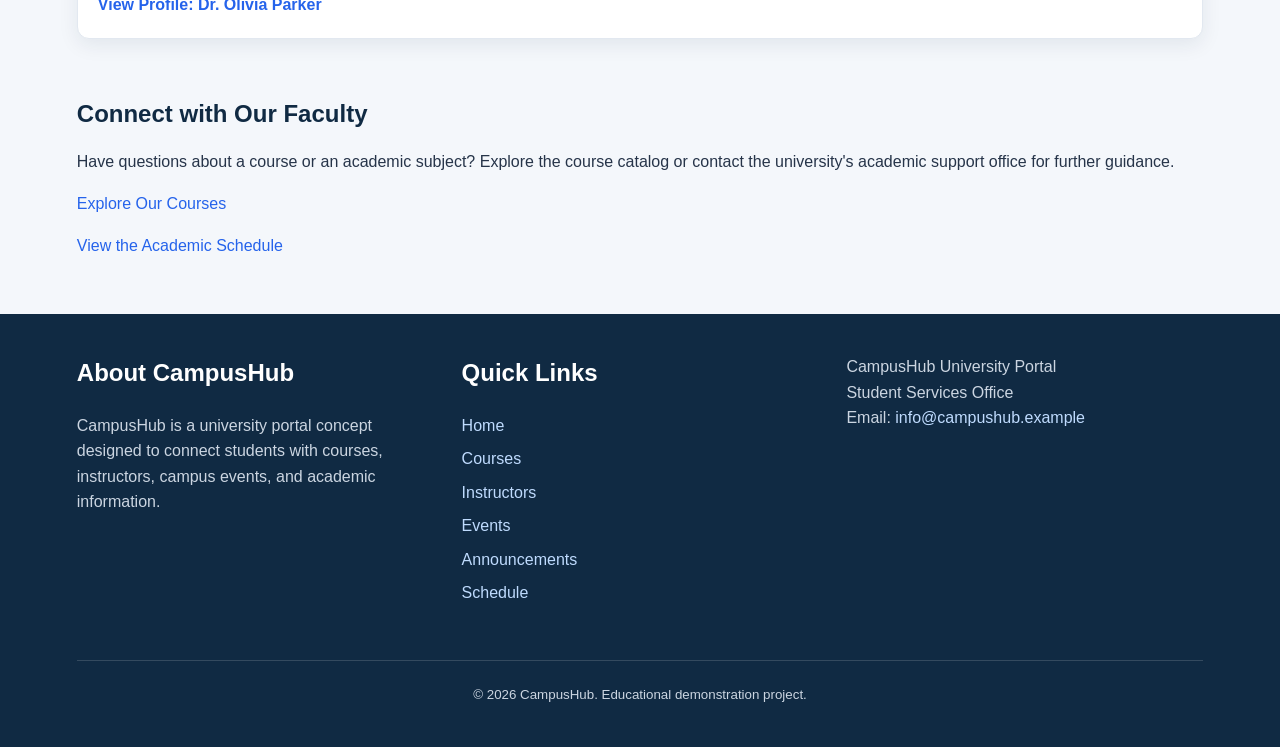
<file: pages/instructors.html>
<!DOCTYPE html>
<html lang="en">
<head>
    <meta charset="UTF-8">
    <meta name="viewport" content="width=device-width, initial-scale=1.0">
    <title>Our Instructors | CampusHub University Portal</title>
    <link rel="stylesheet" href="style.css">
</head>
<body>

    <header>
        <a href="index.html" class="brand" aria-label="CampusHub home">
            <img src="../assets/logo/logo.svg" alt="CampusHub logo" width="52" height="52">
            <span>CampusHub</span>
        </a>

        <nav aria-label="Main navigation">
            <ul class="link">
                <li><a href="index.html">Home</a></li>
                <li><a href="courses.html">Courses</a></li>
                <li><a href="instructors.html" aria-current="page">Instructors</a></li>
                <li><a href="events.html">Events</a></li>
                <li><a href="announcements.html">Announcements</a></li>
                <li><a href="schedule.html">Schedule</a></li>
            </ul>
        </nav>
    </header>

    <main>
        <section aria-labelledby="instructors-heading">
            <h2 id="instructors-heading">Our Instructors</h2>

            <p>
                Meet the dedicated educators and experienced professionals
                who support our students throughout their academic journeys.
                Explore their areas of expertise and discover the people
                behind our university courses.
            </p>
        </section>

        <section aria-labelledby="instructor-search-heading">
            <h2 id="instructor-search-heading">Find an Instructor</h2>

            <form action="instructors.html" method="get">
                <div>
                    <label for="instructor-search">
                        Search by instructor name or expertise
                    </label>
                    <input
                        type="search"
                        id="instructor-search"
                        name="search"
                        placeholder="e.g. software engineering"
                    >
                </div>

                <div>
                    <label for="department">Department</label>
                    <select id="department" name="department">
                        <option value="">All Departments</option>
                        <option value="computer-science">Computer Science</option>
                        <option value="information-technology">Information Technology</option>
                        <option value="business">Business</option>
                        <option value="arts-design">Arts and Design</option>
                        <option value="languages">Languages</option>
                        <option value="engineering">Engineering</option>
                    </select>
                </div>

                <button type="submit">Search Instructors</button>
            </form>

            <p>
                This is a demonstration search form. Searching and filtering
                require a server-side application, which is not included here.
            </p>
        </section>

        <section aria-labelledby="instructor-directory-heading">
            <h2 id="instructor-directory-heading">Meet Our Faculty</h2>

            <article>
                

                <h3>Dr. Alex Morgan</h3>
                <p>Academic Title: Associate Professor</p>
                <p>Department: Computer Science</p>

                <h4>Areas of Expertise</h4>
                <ul>
                    <li>Web Development</li>
                    <li>Software Engineering</li>
                    <li>Human-Computer Interaction</li>
                </ul>

                <p>
                    Dr. Morgan focuses on software development and accessible
                    web technologies, helping students connect programming
                    fundamentals with practical projects.
                </p>

                <p>
                    <a href="instructor-profiles/alex-morgan.html">
                        View Profile: Dr. Alex Morgan
                    </a>
                </p>
            </article>

            <article>
                

                <h3>Prof. Sophia Bennett</h3>
                <p>Academic Title: Professor</p>
                <p>Department: Information Technology</p>

                <h4>Areas of Expertise</h4>
                <ul>
                    <li>Database Systems</li>
                    <li>Data Management</li>
                    <li>Information Systems</li>
                </ul>

                <p>
                    Professor Bennett teaches students how to organize,
                    analyze, and manage information using database design
                    principles and modern data technologies.
                </p>

                <p>
                    <a href="instructor-profiles/sophia-bennett.html">
                        View Profile: Prof. Sophia Bennett
                    </a>
                </p>
            </article>

            <article>
                

                <h3>Dr. Daniel Reed</h3>
                <p>Academic Title: Senior Lecturer</p>
                <p>Department: Business</p>

                <h4>Areas of Expertise</h4>
                <ul>
                    <li>Digital Marketing</li>
                    <li>Business Strategy</li>
                    <li>Market Research</li>
                </ul>

                <p>
                    Dr. Reed introduces students to marketing strategy,
                    consumer behavior, and the use of research to support
                    business decisions.
                </p>

                <p>
                    <a href="instructor-profiles/daniel-reed.html">
                        View Profile: Dr. Daniel Reed
                    </a>
                </p>
            </article>

            <article>
                

                <h3>Prof. Emily Carter</h3>
                <p>Academic Title: Associate Professor</p>
                <p>Department: Arts and Design</p>

                <h4>Areas of Expertise</h4>
                <ul>
                    <li>Graphic Design</li>
                    <li>Typography</li>
                    <li>Visual Communication</li>
                </ul>

                <p>
                    Professor Carter helps students develop visual
                    communication skills through creative problem-solving,
                    design principles, and digital media projects.
                </p>

                <p>
                    <a href="instructor-profiles/emily-carter.html">
                        View Profile: Prof. Emily Carter
                    </a>
                </p>
            </article>

            <article>
                

                <h3>Dr. Michael Hayes</h3>
                <p>Academic Title: Lecturer</p>
                <p>Department: Languages</p>

                <h4>Areas of Expertise</h4>
                <ul>
                    <li>English Language</li>
                    <li>Academic Writing</li>
                    <li>Communication Skills</li>
                </ul>

                <p>
                    Dr. Hayes supports students in strengthening their
                    academic writing, reading comprehension, and spoken
                    communication for university and professional settings.
                </p>

                <p>
                    <a href="instructor-profiles/michael-hayes.html">
                        View Profile: Dr. Michael Hayes
                    </a>
                </p>
            </article>

            <article>
                

                <h3>Dr. Olivia Parker</h3>
                <p>Academic Title: Assistant Professor</p>
                <p>Department: Engineering</p>

                <h4>Areas of Expertise</h4>
                <ul>
                    <li>Electrical Engineering</li>
                    <li>Electronic Circuits</li>
                    <li>Renewable Energy Systems</li>
                </ul>

                <p>
                    Dr. Parker teaches engineering fundamentals and encourages
                    students to apply analytical thinking to circuits,
                    electronics, and sustainable energy technologies.
                </p>

                <p>
                    <a href="instructor-profiles/olivia-parker.html">
                        View Profile: Dr. Olivia Parker
                    </a>
                </p>
            </article>
        </section>

        <section aria-labelledby="faculty-contact-heading">
            <h2 id="faculty-contact-heading">Connect with Our Faculty</h2>

            <p>
                Have questions about a course or an academic subject?
                Explore the course catalog or contact the university's
                academic support office for further guidance.
            </p>

            <p>
                <a href="courses.html">Explore Our Courses</a>
            </p>

            <p>
                <a href="schedule.html">View the Academic Schedule</a>
            </p>
        </section>
    </main>

    <footer>
        <section aria-labelledby="footer-about-heading">
            <h2 id="footer-about-heading">About CampusHub</h2>

            <p>
                CampusHub is a university portal concept designed to connect
                students with courses, instructors, campus events, and
                academic information.
            </p>
        </section>

        <nav aria-label="Footer navigation">
            <h2>Quick Links</h2>

            <ul>
                <li><a href="index.html">Home</a></li>
                <li><a href="courses.html">Courses</a></li>
                <li><a href="instructors.html" aria-current="page">Instructors</a></li>
                <li><a href="events.html">Events</a></li>
                <li><a href="announcements.html">Announcements</a></li>
                <li><a href="schedule.html">Schedule</a></li>
            </ul>
        </nav>

        <address>
            CampusHub University Portal<br>
            Student Services Office<br>
            Email:
            <a href="mailto:info@campushub.example">info@campushub.example</a>
        </address>

        <p>
            <small>
                &copy; 2026 CampusHub. Educational demonstration project.
            </small>
        </p>
    </footer>

</body>
</html>
</file>
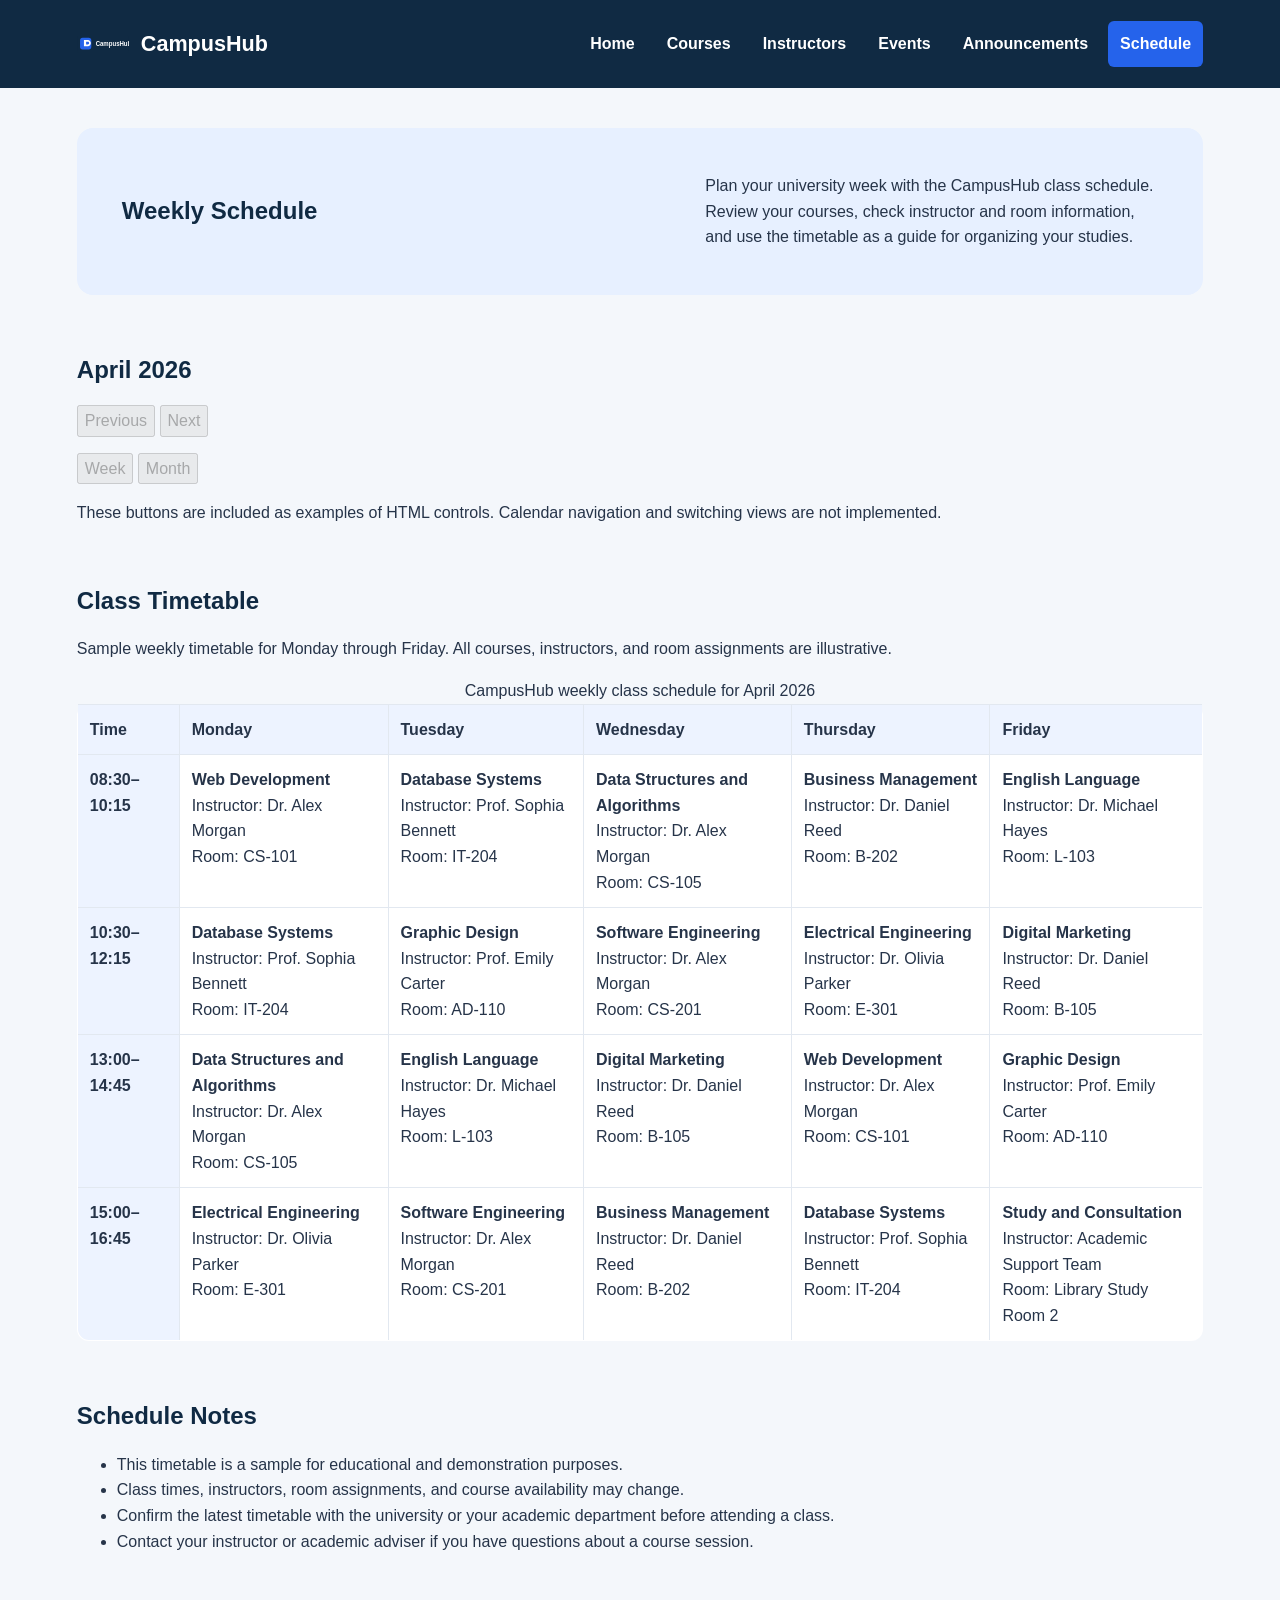
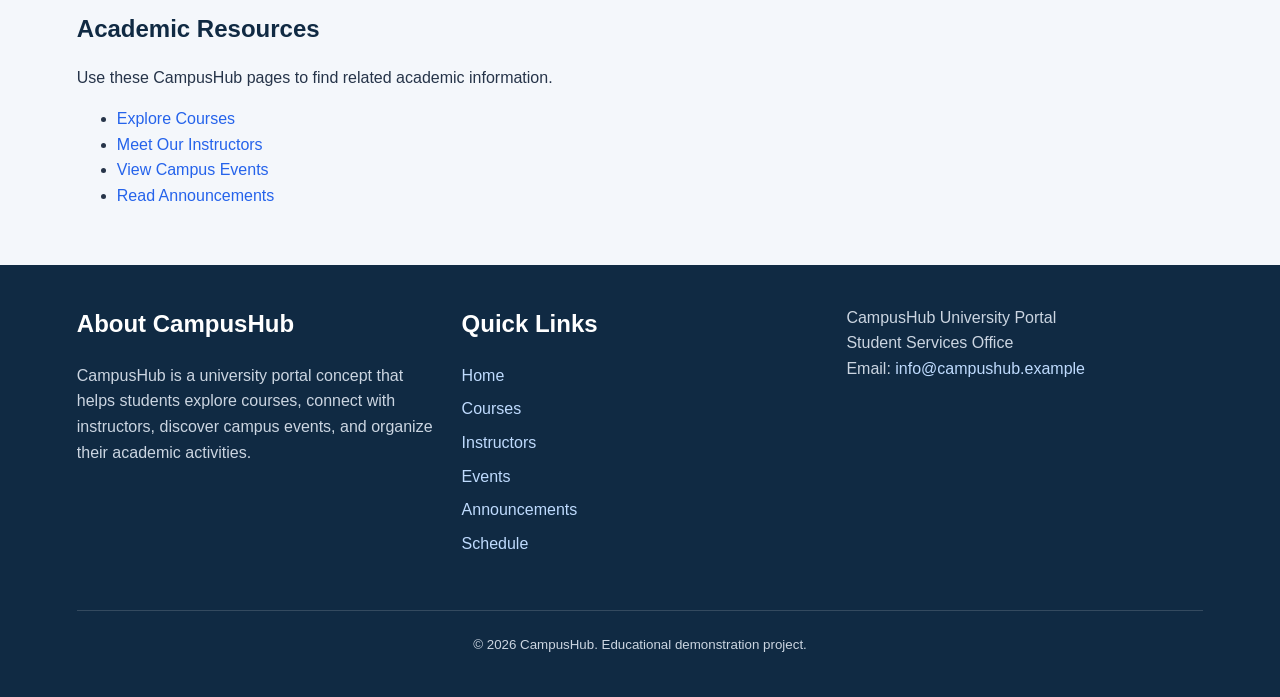
<file: pages/schedule.html>
<!DOCTYPE html>
<html lang="en">
<head>
    <meta charset="UTF-8">
    <meta name="viewport" content="width=device-width, initial-scale=1.0">
    <title>Weekly Schedule | CampusHub University Portal</title>
    <link rel="stylesheet" href="style.css">
</head>
<body>

    <header>
        <a href="index.html" class="brand" aria-label="CampusHub home">
            <img src="../assets/logo/logo.svg" alt="CampusHub logo" width="52" height="52">
            <span>CampusHub</span>
        </a>

        <nav aria-label="Main navigation">
            <ul class="link">
                <li><a href="index.html">Home</a></li>
                <li><a href="courses.html">Courses</a></li>
                <li><a href="instructors.html">Instructors</a></li>
                <li><a href="events.html">Events</a></li>
                <li><a href="announcements.html">Announcements</a></li>
                <li><a href="schedule.html" aria-current="page">Schedule</a></li>
            </ul>
        </nav>
    </header>

    <main>
        <section aria-labelledby="schedule-heading">
            <h2 id="schedule-heading">Weekly Schedule</h2>

            <p>
                Plan your university week with the CampusHub class schedule.
                Review your courses, check instructor and room information,
                and use the timetable as a guide for organizing your studies.
            </p>
        </section>

        <section aria-labelledby="schedule-calendar-heading">
            <h2 id="schedule-calendar-heading">April 2026</h2>

            <p>
                <button type="button" disabled>
                    Previous
                </button>

                <button type="button" disabled>
                    Next
                </button>
            </p>

            <p>
                <button type="button" aria-pressed="true" disabled>
                    Week
                </button>

                <button type="button" aria-pressed="false" disabled>
                    Month
                </button>
            </p>

            <p>
                These buttons are included as examples of HTML controls.
                Calendar navigation and switching views are not implemented.
            </p>
        </section>

        <section aria-labelledby="weekly-timetable-heading">
            <h2 id="weekly-timetable-heading">Class Timetable</h2>

            <p>
                Sample weekly timetable for Monday through Friday.
                All courses, instructors, and room assignments are illustrative.
            </p>

            <table>
                <caption>
                    CampusHub weekly class schedule for April 2026
                </caption>

                <thead>
                    <tr>
                        <th scope="col">Time</th>
                        <th scope="col">Monday</th>
                        <th scope="col">Tuesday</th>
                        <th scope="col">Wednesday</th>
                        <th scope="col">Thursday</th>
                        <th scope="col">Friday</th>
                    </tr>
                </thead>

                <tbody>
                    <tr>
                        <th scope="row">
                            <time datetime="08:30">08:30</time>–
                            <time datetime="10:15">10:15</time>
                        </th>

                        <td>
                            <strong>Web Development</strong><br>
                            Instructor: Dr. Alex Morgan<br>
                            Room: CS-101
                        </td>

                        <td>
                            <strong>Database Systems</strong><br>
                            Instructor: Prof. Sophia Bennett<br>
                            Room: IT-204
                        </td>

                        <td>
                            <strong>Data Structures and Algorithms</strong><br>
                            Instructor: Dr. Alex Morgan<br>
                            Room: CS-105
                        </td>

                        <td>
                            <strong>Business Management</strong><br>
                            Instructor: Dr. Daniel Reed<br>
                            Room: B-202
                        </td>

                        <td>
                            <strong>English Language</strong><br>
                            Instructor: Dr. Michael Hayes<br>
                            Room: L-103
                        </td>
                    </tr>

                    <tr>
                        <th scope="row">
                            <time datetime="10:30">10:30</time>–
                            <time datetime="12:15">12:15</time>
                        </th>

                        <td>
                            <strong>Database Systems</strong><br>
                            Instructor: Prof. Sophia Bennett<br>
                            Room: IT-204
                        </td>

                        <td>
                            <strong>Graphic Design</strong><br>
                            Instructor: Prof. Emily Carter<br>
                            Room: AD-110
                        </td>

                        <td>
                            <strong>Software Engineering</strong><br>
                            Instructor: Dr. Alex Morgan<br>
                            Room: CS-201
                        </td>

                        <td>
                            <strong>Electrical Engineering</strong><br>
                            Instructor: Dr. Olivia Parker<br>
                            Room: E-301
                        </td>

                        <td>
                            <strong>Digital Marketing</strong><br>
                            Instructor: Dr. Daniel Reed<br>
                            Room: B-105
                        </td>
                    </tr>

                    <tr>
                        <th scope="row">
                            <time datetime="13:00">13:00</time>–
                            <time datetime="14:45">14:45</time>
                        </th>

                        <td>
                            <strong>Data Structures and Algorithms</strong><br>
                            Instructor: Dr. Alex Morgan<br>
                            Room: CS-105
                        </td>

                        <td>
                            <strong>English Language</strong><br>
                            Instructor: Dr. Michael Hayes<br>
                            Room: L-103
                        </td>

                        <td>
                            <strong>Digital Marketing</strong><br>
                            Instructor: Dr. Daniel Reed<br>
                            Room: B-105
                        </td>

                        <td>
                            <strong>Web Development</strong><br>
                            Instructor: Dr. Alex Morgan<br>
                            Room: CS-101
                        </td>

                        <td>
                            <strong>Graphic Design</strong><br>
                            Instructor: Prof. Emily Carter<br>
                            Room: AD-110
                        </td>
                    </tr>

                    <tr>
                        <th scope="row">
                            <time datetime="15:00">15:00</time>–
                            <time datetime="16:45">16:45</time>
                        </th>

                        <td>
                            <strong>Electrical Engineering</strong><br>
                            Instructor: Dr. Olivia Parker<br>
                            Room: E-301
                        </td>

                        <td>
                            <strong>Software Engineering</strong><br>
                            Instructor: Dr. Alex Morgan<br>
                            Room: CS-201
                        </td>

                        <td>
                            <strong>Business Management</strong><br>
                            Instructor: Dr. Daniel Reed<br>
                            Room: B-202
                        </td>

                        <td>
                            <strong>Database Systems</strong><br>
                            Instructor: Prof. Sophia Bennett<br>
                            Room: IT-204
                        </td>

                        <td>
                            <strong>Study and Consultation</strong><br>
                            Instructor: Academic Support Team<br>
                            Room: Library Study Room 2
                        </td>
                    </tr>
                </tbody>
            </table>
        </section>

        <section aria-labelledby="schedule-notes-heading">
            <h2 id="schedule-notes-heading">Schedule Notes</h2>

            <ul>
                <li>
                    This timetable is a sample for educational and demonstration
                    purposes.
                </li>
                <li>
                    Class times, instructors, room assignments, and course
                    availability may change.
                </li>
                <li>
                    Confirm the latest timetable with the university or
                    your academic department before attending a class.
                </li>
                <li>
                    Contact your instructor or academic adviser if you have
                    questions about a course session.
                </li>
            </ul>
        </section>

        <section aria-labelledby="schedule-resources-heading">
            <h2 id="schedule-resources-heading">Academic Resources</h2>

            <p>
                Use these CampusHub pages to find related academic information.
            </p>

            <ul>
                <li><a href="courses.html">Explore Courses</a></li>
                <li><a href="instructors.html">Meet Our Instructors</a></li>
                <li><a href="events.html">View Campus Events</a></li>
                <li><a href="announcements.html">Read Announcements</a></li>
            </ul>
        </section>
    </main>

    <footer>
        <section aria-labelledby="footer-about-heading">
            <h2 id="footer-about-heading">About CampusHub</h2>

            <p>
                CampusHub is a university portal concept that helps students
                explore courses, connect with instructors, discover campus
                events, and organize their academic activities.
            </p>
        </section>

        <nav aria-label="Footer navigation">
            <h2>Quick Links</h2>

            <ul>
                <li><a href="index.html">Home</a></li>
                <li><a href="courses.html">Courses</a></li>
                <li><a href="instructors.html">Instructors</a></li>
                <li><a href="events.html">Events</a></li>
                <li><a href="announcements.html">Announcements</a></li>
                <li><a href="schedule.html" aria-current="page">Schedule</a></li>
            </ul>
        </nav>

        <address>
            CampusHub University Portal<br>
            Student Services Office<br>
            Email:
            <a href="mailto:info@campushub.example">info@campushub.example</a>
        </address>

        <p>
            <small>
                &copy; 2026 CampusHub. Educational demonstration project.
            </small>
        </p>
    </footer>

</body>
</html>
</file>
<file: pages/style.css>
:root {
  --campus-navy: #102a43;
  --campus-blue: #2563eb;
  --campus-blue-strong: #1d4ed8;
  --campus-sky: #e7f0ff;
  --campus-surface: #ffffff;
  --campus-text: #263449;
  --campus-muted: #526477;
  --campus-border: #e2e8f0;
  --campus-shadow: rgba(16, 42, 67, 0.08);
}

* {
  box-sizing: border-box;
}

html {
  scroll-behavior: smooth;
  overflow-x: clip;
}

body {
  margin: 0;
  font-family: Arial, Helvetica, sans-serif;
  background: #f4f7fb;
  color: var(--campus-text);
  line-height: 1.6;
}

img {
  display: block;
  max-width: 100%;
}

a {
  color: var(--campus-blue);
  text-decoration: none;
}

a:hover,
a:focus-visible {
  color: var(--campus-blue-strong);
}

button,
input,
select,
textarea {
  font: inherit;
}

header {
  display: flex;
  flex-wrap: wrap;
  align-items: center;
  gap: 16px;
  padding: 18px 6%;
  background: var(--campus-navy);
  color: #fff;
}

.brand {
  display: inline-flex;
  align-items: center;
  gap: 12px;
  color: #fff;
  font-size: 1.35rem;
  font-weight: 700;
  text-decoration: none;
}

.brand img {
  width: 52px;
  height: 52px;
  object-fit: contain;
}

header nav {
  margin-left: auto;
}

header nav .link {
  display: flex;
  flex-wrap: wrap;
  align-items: center;
  gap: 8px;
  list-style: none;
  margin: 0;
  padding: 0;
}

header nav .link a {
  display: block;
  padding: 10px 12px;
  border-radius: 6px;
  color: #fff;
  font-weight: 600;
}

header nav .link a:hover,
header nav .link a[aria-current="page"] {
  background: var(--campus-blue);
  color: #fff;
}

.header-actions {
  display: flex;
  align-items: center;
  gap: 10px;
  margin-left: auto;
}

.search-panel {
  position: relative;
}

.search-panel summary {
  list-style: none;
  cursor: pointer;
}

.search-panel summary::-webkit-details-marker {
  display: none;
}

.search-panel > form {
  display: flex;
  gap: 8px;
  padding: 8px;
  border-radius: 10px;
  background: rgba(255, 255, 255, 0.08);
}

.search-panel input {
  min-width: 180px;
  padding: 10px 12px;
  border: 0;
  border-radius: 6px;
}

.search-panel button,
.icon-button,
main form button {
  border: none;
  border-radius: 8px;
  background: var(--campus-blue);
  color: #fff;
  cursor: pointer;
}

.search-panel button {
  padding: 10px 16px;
  font-weight: 700;
}

.icon-button {
  display: inline-flex;
  align-items: center;
  justify-content: center;
  width: 42px;
  height: 42px;
  padding: 0;
}

.icon-button svg {
  width: 18px;
  height: 18px;
  stroke: currentColor;
  fill: none;
  stroke-linecap: round;
  stroke-linejoin: round;
  stroke-width: 2;
}

main {
  width: min(1200px, 88%);
  margin: 40px auto;
}

main section {
  margin-bottom: 56px;
}

main section h1,
main section h2,
main section h3 {
  margin-top: 0;
  color: var(--campus-navy);
}

main section h1,
main section h2 {
  margin-bottom: 16px;
}

main section p,
main section li,
main section td,
main section th,
main section dd,
main section dt {
  color: var(--campus-text);
}

main > section:first-child {
  display: grid;
  grid-template-columns: 1.1fr 0.9fr;
  gap: 30px;
  align-items: center;
  padding: 45px;
  border-radius: 16px;
  background: var(--campus-sky);
}

main > section:first-child > * {
  margin: 0;
}

main > section:first-child h1 {
  grid-column: 1 / -1;
  font-size: clamp(2.2rem, 5vw, 3.2rem);
  line-height: 1.15;
}

main > section:first-child a {
  display: inline-block;
  margin-top: 14px;
  padding: 12px 22px;
  border-radius: 8px;
  background: var(--campus-blue);
  color: #fff;
  font-weight: 700;
}

main > section:first-child a:hover,
main > section:first-child a:focus-visible {
  background: var(--campus-blue-strong);
}

main > section:first-child img {
  width: 100%;
  height: 320px;
  border-radius: 12px;
  object-fit: cover;
}

main dl {
  display: grid;
  grid-template-columns: repeat(auto-fit, minmax(170px, 1fr));
  gap: 18px;
  margin: 22px 0 0;
}

main dl dt,
main dl dd {
  margin: 0;
}

main dl dt {
  display: block;
  font-size: 2rem;
  font-weight: 700;
  color: var(--campus-blue);
}

main dl dd {
  display: block;
  color: var(--campus-muted);
  font-weight: 600;
}

main > section[aria-labelledby="events-heading"],
main > section[aria-labelledby="announcements-heading"] {
  display: grid;
  grid-template-columns: repeat(auto-fit, minmax(240px, 1fr));
  gap: 22px;
}

main > section[aria-labelledby="events-heading"] > h2,
main > section[aria-labelledby="announcements-heading"] > h2 {
  grid-column: 1 / -1;
  margin-bottom: 0;
}

main > section[aria-labelledby="events-heading"] > p,
main > section[aria-labelledby="announcements-heading"] > p {
  grid-column: 1 / -1;
  margin: 0;
  color: var(--campus-muted);
}

main article {
  display: flex;
  flex-direction: column;
  gap: 12px;
  padding: 20px;
  border: 1px solid var(--campus-border);
  border-radius: 12px;
  background: var(--campus-surface);
  box-shadow: 0 6px 20px var(--campus-shadow);
}

main article img {
  width: 100%;
  height: 200px;
  border-radius: 8px;
  object-fit: cover;
}

main article h3,
main article h4 {
  margin: 0;
  color: var(--campus-navy);
}

main article p,
main article li,
main article time,
main article dd,
main article dt {
  margin: 0;
}

main article a {
  margin-top: auto;
  font-weight: 700;
}

main form {
  display: flex;
  flex-direction: column;
  gap: 16px;
  padding: 24px;
  border: 1px solid var(--campus-border);
  border-radius: 12px;
  background: #fff;
}

main form div {
  display: flex;
  flex-direction: column;
  gap: 8px;
}

main form label {
  font-weight: 600;
}

main form input,
main form select,
main form textarea {
  width: 100%;
  padding: 12px;
  border: 1px solid #cbd5e1;
  border-radius: 6px;
}

main form button {
  width: fit-content;
  padding: 12px 22px;
  font-weight: 700;
}

main table {
  width: 100%;
  border-collapse: collapse;
  background: #fff;
  border: 1px solid var(--campus-border);
  border-radius: 12px;
  overflow: hidden;
}

main th,
main td {
  padding: 12px;
  border: 1px solid var(--campus-border);
  text-align: left;
  vertical-align: top;
}

main th {
  background: #edf3ff;
}

footer {
  display: flex;
  flex-wrap: wrap;
  gap: 28px;
  padding: 40px 6%;
  background: var(--campus-navy);
  color: #cbd5e1;
}

footer section,
footer nav,
footer address {
  flex: 1 1 220px;
}

footer h2,
footer h3 {
  margin-top: 0;
  color: #fff;
}

footer nav ul {
  list-style: none;
  margin: 0;
  padding: 0;
}

footer nav li {
  margin-bottom: 8px;
}

footer a {
  color: #bfdbfe;
}

footer a:hover,
footer a:focus-visible {
  color: #fff;
}

footer address {
  font-style: normal;
}

footer > p {
  flex-basis: 100%;
  margin: 18px 0 0;
  padding-top: 20px;
  border-top: 1px solid rgba(255, 255, 255, 0.15);
  text-align: center;
  color: #cbd5e1;
}

main > .courses-hero {
  display: flex;
  flex-direction: column;
  justify-content: center;
  align-items: center;
  gap: 18px;
  width: 100vw;
  max-width: none;
  height: 400px;
  margin: 0 0 0 calc(50% - 50vw);
  padding: 32px 6%;
  background:
    linear-gradient(rgba(16, 42, 67, 0.48), rgba(16, 42, 67, 0.48)),
    url("../assets/images/courses/campus-course-hero.jpg") center / cover no-repeat;
  color: #fff;
  text-align: center;
}

.courses-hero h1 {
  margin: 0;
  color: #fff;
  font-size: clamp(2.4rem, 5vw, 3.5rem);
  line-height: 1.15;
}

.courses-hero p {
  max-width: 760px;
  margin: 0;
  color: #f1f5fa;
  font-size: 1.125rem;
}

.skip-link {
  position: absolute;
  z-index: 10;
  top: 8px;
  left: 8px;
  padding: 10px 14px;
  transform: translateY(-150%);
  border-radius: 6px;
  background: var(--campus-surface);
  color: var(--campus-navy);
}

.skip-link:focus {
  transform: translateY(0);
}

main > section[aria-labelledby="filters-heading"] {
  padding: 24px;
  border: 1px solid var(--campus-border);
  border-radius: 13px;
  background: var(--campus-surface);
  box-shadow: 0 5px 18px var(--campus-shadow);
}

main > section[aria-labelledby="filters-heading"] form {
  display: flex;
  flex-direction: row;
  flex-wrap: wrap;
  align-items: flex-end;
  gap: 16px;
  padding: 0;
  border: 0;
  border-radius: 0;
  background: transparent;
  box-shadow: none;
}

main > section[aria-labelledby="filters-heading"] form > p {
  display: flex;
  flex: 1 1 200px;
  flex-direction: column;
  gap: 7px;
  margin: 0;
}

main > section[aria-labelledby="filters-heading"] form > .course-search-field {
  flex: 2 1 300px;
}

main > section[aria-labelledby="filters-heading"] input,
main > section[aria-labelledby="filters-heading"] select {
  width: 100%;
  min-height: 46px;
  padding: 0 13px;
  border: 1px solid #cbd5e1;
  border-radius: 8px;
  background: var(--campus-surface);
  color: var(--campus-text);
  font: inherit;
}

main > section[aria-labelledby="filters-heading"] input:focus,
main > section[aria-labelledby="filters-heading"] select:focus {
  border-color: var(--campus-blue);
  outline: 3px solid rgba(37, 99, 235, 0.16);
}

.course-filter-submit {
  min-height: 46px;
  padding: 0 20px;
  border: 0;
  border-radius: 8px;
  background: var(--campus-blue);
  color: #fff;
  font-weight: 700;
  cursor: pointer;
}

.course-filter-submit:hover,
.course-filter-submit:focus-visible {
  background: var(--campus-blue-strong);
}

.filter-note {
  margin: 14px 0 0;
  color: var(--campus-muted);
  font-size: 0.9rem;
}

main > nav[aria-label="Course categories"] {
  width: min(1160px, 90%);
  margin: 0 auto;
  padding: 0 0 28px;
}

main > nav[aria-label="Course categories"] ul {
  display: flex;
  flex-wrap: wrap;
  gap: 10px;
  list-style: none;
  margin: 0;
  padding: 0;
}

main > nav[aria-label="Course categories"] a {
  display: inline-flex;
  align-items: center;
  min-height: 40px;
  padding: 8px 15px;
  border: 1px solid var(--campus-border);
  border-radius: 999px;
  background: var(--campus-surface);
  color: var(--campus-navy);
  font-size: 0.9rem;
  font-weight: 600;
}

main > nav[aria-label="Course categories"] a[href="#course-catalog"],
main > nav[aria-label="Course categories"] a:hover,
main > nav[aria-label="Course categories"] a:focus-visible {
  border-color: var(--campus-blue);
  background: var(--campus-blue);
  color: #fff;
}

main > section#course-catalog {
  display: flex;
  flex-wrap: wrap;
  gap: 18px 22px;
  padding: 32px 0;
}

main > section#course-catalog > h2,
main > section#course-catalog > p {
  flex: 1 1 100%;
  margin: 0;
}

main > section#course-catalog > p {
  margin-top: -10px;
  color: var(--campus-muted);
}

main > section#course-catalog > section {
  display: flex;
  flex: 1 1 100%;
  flex-wrap: wrap;
  align-items: stretch;
  gap: 20px;
  margin: 8px 0 20px;
  scroll-margin-top: 20px;
}

main > section#course-catalog > section > h3 {
  flex: 1 1 100%;
  margin: 0;
  padding-bottom: 10px;
  border-bottom: 1px solid var(--campus-border);
  color: var(--campus-navy);
}

main > section#course-catalog article {
  display: flex;
  flex: 0 1 calc((100% - 40px) / 3);
  flex-direction: column;
  min-width: 0;
  gap: 14px;
  padding: 22px 20px;
  border: 1px solid var(--campus-border);
  border-radius: 13px;
  background: var(--campus-surface);
  box-shadow: 0 5px 18px var(--campus-shadow);
  transition: transform 0.2s ease, box-shadow 0.2s ease;
}

main > section#course-catalog article:hover {
  transform: translateY(-4px);
  box-shadow: 0 14px 28px rgba(16, 42, 67, 0.13);
}

main > section#course-catalog article h4 {
  margin: 0;
  color: var(--campus-navy);
  font-size: 1.2rem;
  line-height: 1.3;
}

main > section#course-catalog article dl {
  display: grid;
  grid-template-columns: auto 1fr;
  gap: 4px 12px;
  margin: 0;
  font-size: 0.9rem;
}

main > section#course-catalog article dt {
  color: var(--campus-muted);
  font-weight: 600;
}

main > section#course-catalog article dd {
  margin: 0;
  color: var(--campus-text);
  text-align: right;
}

main > section#course-catalog article details {
  margin-top: auto;
  padding-top: 12px;
  border-top: 1px solid var(--campus-border);
  color: var(--campus-muted);
}

main > section#course-catalog article details summary {
  padding: 9px 12px;
  border-radius: 7px;
  background: #edf4ff;
  color: var(--campus-blue-strong);
  font-weight: 700;
  cursor: pointer;
}

main > section#course-catalog article details summary:hover,
main > section#course-catalog article details summary:focus-visible {
  background: var(--campus-blue);
  color: #fff;
}

main > section#course-catalog article details p {
  margin: 10px 0 0;
}

@media (max-width: 760px) {
  main > section#course-catalog article {
    flex-basis: calc((100% - 20px) / 2);
  }
}

@media (max-width: 520px) {
  .courses-hero {
    padding-inline: 5%;
  }

  main > section[aria-labelledby="filters-heading"] {
    padding: 18px;
  }

  main > section[aria-labelledby="filters-heading"] form > p,
  .course-filter-submit,
  main > section#course-catalog article {
    flex-basis: 100%;
  }
}
</file>
